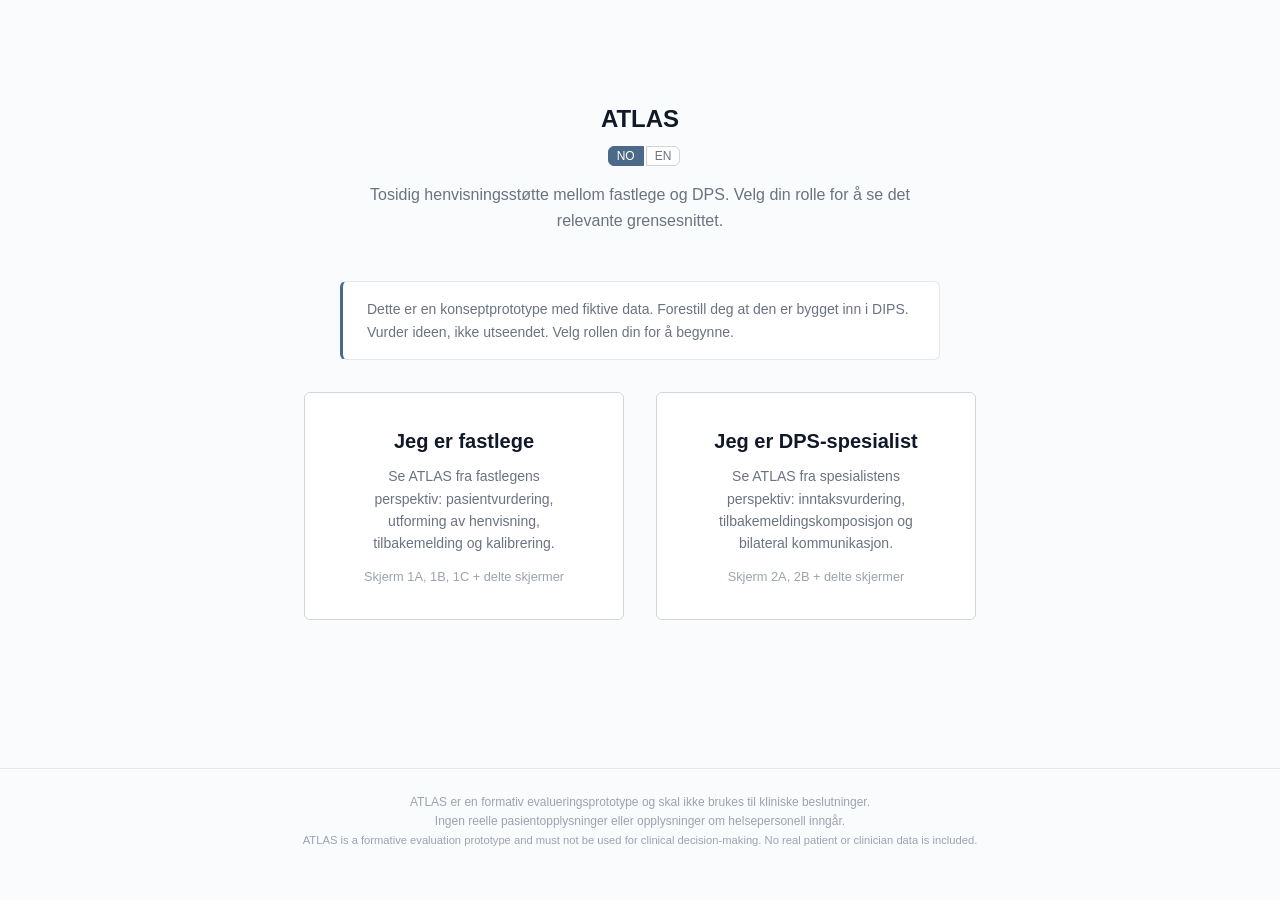
<file: index.html>
<!DOCTYPE html>
<html lang="no">
<head>
  <meta charset="UTF-8">
  <meta name="viewport" content="width=device-width, initial-scale=1.0">
  <title>ATLAS — Formativ evalueringsprototype</title>
  <link rel="stylesheet" href="css/style.css">
</head>
<body>
  <!-- Component: Welcome page | Role selection | Source: atlas-build-governance, atlas-mockup-specification Implementation Notes -->

  <div class="welcome-container">
    <h1 class="welcome-title">ATLAS</h1>
    <div class="lang-toggle" style="justify-content: center; margin-bottom: var(--space-md);"><button data-lang="no" class="active">NO</button><button data-lang="en">EN</button></div>
    <p class="welcome-subtitle" data-en="Bilateral referral support between GP and DPS. Select your role to view the relevant interface.">
      Tosidig henvisningsstøtte mellom fastlege og DPS.
      Velg din rolle for å se det relevante grensesnittet.
    </p>

    <div class="welcome-framing" data-en="This is a concept prototype with fictional data. Imagine it built into DIPS. Judge the idea, not the look. Choose your role to begin.">Dette er en konseptprototype med fiktive data. Forestill deg at den er bygget inn i DIPS. Vurder ideen, ikke utseendet. Velg rollen din for å begynne.</div>

    <div class="role-cards">
      <a href="gp/cases.html" class="role-card" data-atlas-role="gp">
        <h2 data-en="I am a GP">Jeg er fastlege</h2>
        <p data-en="View ATLAS from the GP perspective: patient assessment, referral composition, feedback and calibration.">Se ATLAS fra fastlegens perspektiv: pasientvurdering, utforming av henvisning, tilbakemelding og kalibrering.</p>
        <p style="margin-top: 0.75rem; font-size: 0.8rem; color: #9CA3AF;" data-en="Screens 1A, 1B, 1C + shared screens">Skjerm 1A, 1B, 1C + delte skjermer</p>
      </a>

      <a href="specialist/cases.html" class="role-card" data-atlas-role="specialist">
        <h2 data-en="I am a DPS specialist">Jeg er DPS-spesialist</h2>
        <p data-en="View ATLAS from the specialist perspective: intake assessment, feedback composition and bilateral communication.">Se ATLAS fra spesialistens perspektiv: inntaksvurdering, tilbakemeldingskomposisjon og bilateral kommunikasjon.</p>
        <p style="margin-top: 0.75rem; font-size: 0.8rem; color: #9CA3AF;" data-en="Screens 2A, 2B + shared screens">Skjerm 2A, 2B + delte skjermer</p>
      </a>
    </div>
  </div>

  <footer class="prototype-disclaimer">
    ATLAS er en formativ evalueringsprototype og skal ikke brukes til kliniske beslutninger.<br>
    Ingen reelle pasientopplysninger eller opplysninger om helsepersonell inngår.<br>
    <span style="font-size: 0.7rem;">ATLAS is a formative evaluation prototype and must not be used for clinical decision-making. No real patient or clinician data is included.</span>
  </footer>

  <script src="js/nav.js"></script>
</body>
</html>
</file>
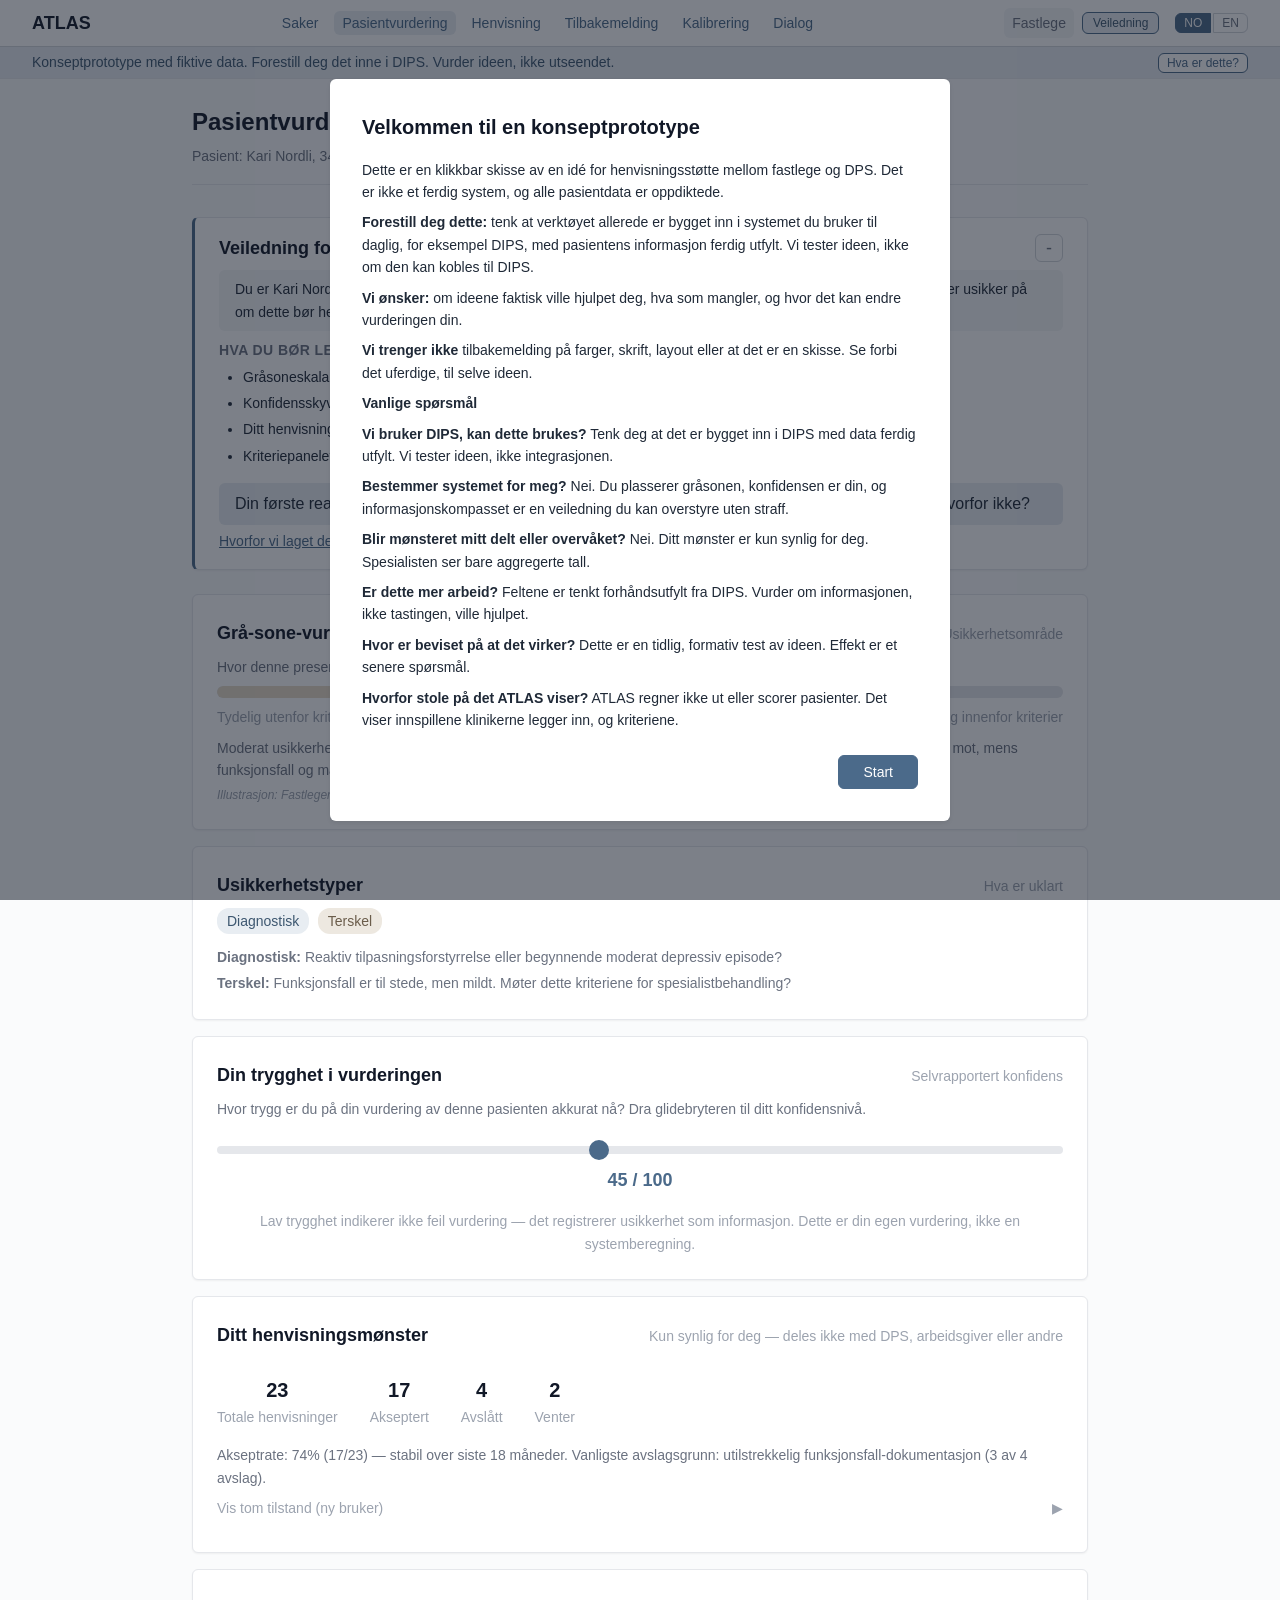
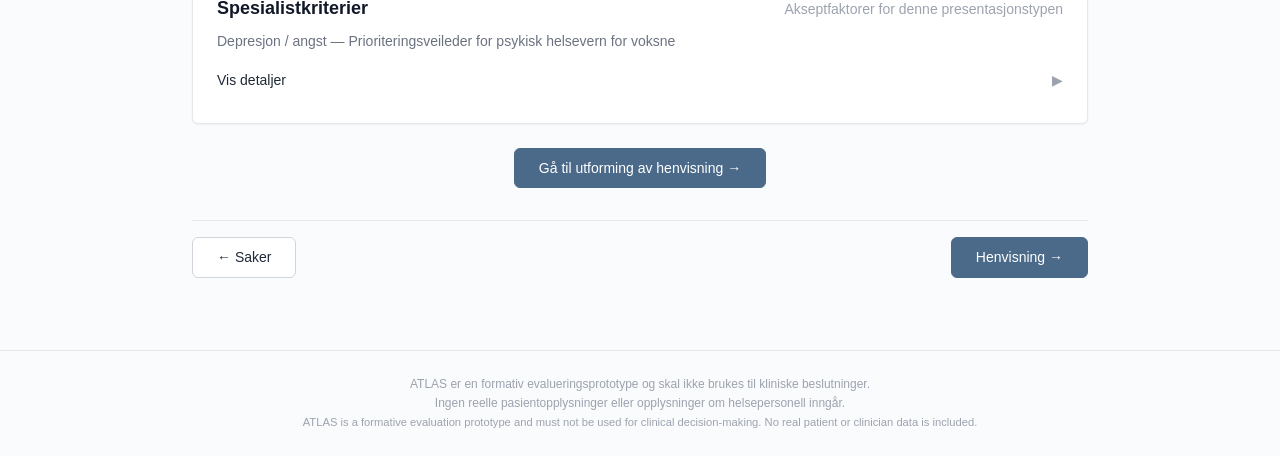
<file: gp/1a.html>
<!DOCTYPE html>
<html lang="no">
<head>
  <meta charset="UTF-8">
  <meta name="viewport" content="width=device-width, initial-scale=1.0">
  <title>ATLAS — Pasientvurdering (Fastlege)</title>
  <link rel="stylesheet" href="../css/style.css">
</head>
<body>

  <!-- Screen 1A: GP Patient Assessment Overview | Decision Point 1 -->
  <nav class="nav-bar">
    <span class="nav-title">ATLAS</span>
    <ul class="nav-links">
      <li><a href="1a.html" class="active" data-en="Patient assessment">Pasientvurdering</a></li>
      <li><a href="1b.html" data-en="Referral">Henvisning</a></li>
      <li><a href="1c.html" data-en="Feedback">Tilbakemelding</a></li>
      <li><a href="../shared/3a.html" data-en="Calibration">Kalibrering</a></li>
      <li><a href="../shared/3b.html" data-en="Dialogue">Dialog</a></li>
    </ul>
    <span class="nav-role" data-en="GP">Fastlege</span><div class="lang-toggle"><button data-lang="no" class="active">NO</button><button data-lang="en">EN</button></div>
  </nav>

  <div class="page-container">

    <div class="screen-header">
      <h1 data-en="Patient assessment">Pasientvurdering</h1>
      <p class="screen-context" data-en="Patient: Kari Nordli, 34 years — Assessment of referral need to DPS">Pasient: Kari Nordli, 34 år — Vurdering av henvisningsbehov til DPS</p>
    </div>

    <!-- Component 1: Grey-zone indicator | DP7 | CUCF D1 | Source: atlas-mockup-specification Screen 1A Row 1 -->
    <div class="card">
      <div class="card-header">
        <span class="card-title" data-en="Grey zone assessment">Grå-sone-vurdering</span>
        <span class="card-label" data-en="Uncertainty area">Usikkerhetsområde</span>
      </div>
      <p style="font-size: var(--text-sm); color: var(--color-text-secondary); margin-bottom: var(--space-sm);" data-en="Where this presentation falls between clearly within and clearly outside specialist criteria.">
        Hvor denne presentasjonen befinner seg mellom tydelig innenfor og tydelig utenfor spesialistkriteriene.
      </p>
      <div class="uncertainty-band moderate" style="background: var(--color-border-light);">
        <div class="band-fill" style="width: 55%;"></div>
      </div>
      <div class="uncertainty-labels">
        <span data-en="Clearly outside criteria">Tydelig utenfor kriterier</span>
        <span data-en="Grey zone">Grå sone</span>
        <span data-en="Clearly within criteria">Tydelig innenfor kriterier</span>
      </div>
      <p style="font-size: var(--text-sm); color: var(--color-text-secondary); margin-top: var(--space-sm);" data-en="Moderate uncertainty — the presentation has features pointing in both directions. Reactive component and short duration argue against, while functional decline and lack of response to municipal services argue for.">
        Moderat usikkerhet — presentasjonen har trekk som peker i begge retninger. Reaktiv komponent og kort varighet taler mot, mens funksjonsfall og manglende respons på kommunalt tilbud taler for.
      </p>
      <p style="font-size: 0.75rem; color: var(--color-text-muted); margin-top: var(--space-xs); font-style: italic;" data-en="Illustration: The GP positions the patient on this scale based on their own clinical assessment. The system does not calculate this.">
        Illustrasjon: Fastlegen plasserer pasienten på denne skalaen basert på sin egen kliniske vurdering. Systemet beregner ikke dette.
      </p>
    </div>

    <!-- Component 2: Uncertainty type flags | DP7 | CUCF D1 | Source: atlas-mockup-specification Screen 1A Row 2 -->
    <div class="card">
      <div class="card-header">
        <span class="card-title" data-en="Uncertainty types">Usikkerhetstyper</span>
        <span class="card-label" data-en="What is unclear">Hva er uklart</span>
      </div>
      <div style="margin-top: var(--space-xs);">
        <span class="tag tag-diagnostic" data-en="Diagnostic">Diagnostisk</span>
        <span class="tag tag-threshold" data-en="Threshold">Terskel</span>
      </div>
      <div style="margin-top: var(--space-sm); font-size: var(--text-sm); color: var(--color-text-secondary);">
        <p style="margin-bottom: var(--space-xs);" data-en="&lt;strong&gt;Diagnostic:&lt;/strong&gt; Reactive adjustment disorder or emerging moderate depressive episode?"><strong>Diagnostisk:</strong> Reaktiv tilpasningsforstyrrelse eller begynnende moderat depressiv episode?</p>
        <p data-en="&lt;strong&gt;Threshold:&lt;/strong&gt; Functional decline is present but mild. Does this meet criteria for specialist treatment?"><strong>Terskel:</strong> Funksjonsfall er til stede, men mildt. Møter dette kriteriene for spesialistbehandling?</p>
      </div>
    </div>

    <!-- Component 3: Confidence self-report | DP1, DP10 | CUCF D2 | Source: atlas-mockup-specification Screen 1A Row 3 -->
    <div class="card">
      <div class="card-header">
        <span class="card-title" data-en="Your confidence in the assessment">Din trygghet i vurderingen</span>
        <span class="card-label" data-en="Self-reported confidence">Selvrapportert konfidens</span>
      </div>
      <p style="font-size: var(--text-sm); color: var(--color-text-secondary); margin-bottom: var(--space-sm);" data-en="How confident are you in your assessment of this patient right now? Drag the slider to your confidence level.">
        Hvor trygg er du på din vurdering av denne pasienten akkurat nå? Dra glidebryteren til ditt konfidensnivå.
      </p>
      <div class="confidence-slider-container">
        <input type="range" class="confidence-slider" min="0" max="100" value="45">
        <div class="confidence-value">45 / 100</div>
      </div>
      <p style="font-size: var(--text-sm); color: var(--color-text-muted); text-align: center;" data-en="Low confidence does not indicate a wrong assessment — it records uncertainty as information. This is your own input, not a system calculation.">
        Lav trygghet indikerer ikke feil vurdering — det registrerer usikkerhet som informasjon. Dette er din egen vurdering, ikke en systemberegning.
      </p>
    </div>

    <!-- Component 4: Pattern history summary | DP1, DP10 | CUCF D2 | Source: atlas-mockup-specification Screen 1A Row 4 -->
    <div class="card">
      <div class="card-header">
        <span class="card-title" data-en="Your referral pattern">Ditt henvisningsmønster</span>
        <span class="card-label" data-en="Only visible to you — not shared with DPS, employer, or others">Kun synlig for deg — deles ikke med DPS, arbeidsgiver eller andre</span>
      </div>

      <!-- Mature data state -->
      <div class="trend-summary">
        <div class="trend-stat">
          <div class="stat-value">23</div>
          <div class="stat-label" data-en="Total referrals">Totale henvisninger</div>
        </div>
        <div class="trend-stat">
          <div class="stat-value">17</div>
          <div class="stat-label" data-en="Accepted">Akseptert</div>
        </div>
        <div class="trend-stat">
          <div class="stat-value">4</div>
          <div class="stat-label" data-en="Rejected">Avslått</div>
        </div>
        <div class="trend-stat">
          <div class="stat-value">2</div>
          <div class="stat-label" data-en="Pending">Venter</div>
        </div>
      </div>
      <p style="font-size: var(--text-sm); color: var(--color-text-secondary);" data-en="Acceptance rate: 74% (17/23) — stable over the last 18 months. Most common rejection reason: insufficient functional decline documentation (3 of 4 rejections).">
        Akseptrate: 74% (17/23) — stabil over siste 18 måneder. Vanligste avslagsgrunn: utilstrekkelig funksjonsfall-dokumentasjon (3 av 4 avslag).
      </p>

      <!-- Bootstrap-aware empty state (hidden by default, demonstrates BP8) -->
      <div class="expandable-header">
        <span style="font-size: var(--text-sm); color: var(--color-text-muted);" data-en="Show empty state (new user)">Vis tom tilstand (ny bruker)</span>
        <span class="toggle-icon">&#9654;</span>
      </div>
      <div class="expandable-content">
        <div class="empty-state" data-en="No referral data yet. Your pattern will appear here after you have sent your first referrals and received feedback.">
          Ingen henvisningsdata ennå. Mønsteret ditt vises her etter at du har sendt dine første henvisninger og mottatt tilbakemelding.
        </div>
      </div>
    </div>

    <!-- Component 5: Quick-view criteria panel | DP2 | CUCF D1 | Source: atlas-mockup-specification Screen 1A Row 5 -->
    <div class="card">
      <div class="card-header">
        <span class="card-title" data-en="Specialist criteria">Spesialistkriterier</span>
        <span class="card-label" data-en="Acceptance factors for this presentation type">Akseptfaktorer for denne presentasjonstypen</span>
      </div>
      <p style="font-size: var(--text-sm); color: var(--color-text-secondary); margin-bottom: var(--space-sm);" data-en="Depression / anxiety — Priority guideline for adult mental health care">
        Depresjon / angst — Prioriteringsveileder for psykisk helsevern for voksne
      </p>

      <div class="expandable-header">
        <span style="font-size: var(--text-sm); font-weight: 500;" data-en="Show details">Vis detaljer</span>
        <span class="toggle-icon">&#9654;</span>
      </div>
      <div class="expandable-content">
        <table style="width: 100%; font-size: var(--text-sm); border-collapse: collapse;">
          <tr style="border-bottom: 1px solid var(--color-border-light);">
            <td style="padding: var(--space-sm); font-weight: 500;" data-en="Symptom severity">Symptomenes alvorlighetsgrad</td>
            <td style="padding: var(--space-sm); color: var(--color-text-secondary);" data-en="Moderate to severe. PHQ-9 &ge; 15 or equivalent clinical judgement.">Moderat til alvorlig. PHQ-9 &ge; 15 eller tilsvarende klinisk vurdering.</td>
          </tr>
          <tr style="border-bottom: 1px solid var(--color-border-light);">
            <td style="padding: var(--space-sm); font-weight: 500;" data-en="Functional level">Funksjonsnivå</td>
            <td style="padding: var(--space-sm); color: var(--color-text-secondary);" data-en="Significant functional decline in work, social functioning or daily activities.">Betydelig funksjonsfall i arbeid, sosial fungering eller daglige aktiviteter.</td>
          </tr>
          <tr style="border-bottom: 1px solid var(--color-border-light);">
            <td style="padding: var(--space-sm); font-weight: 500;" data-en="Duration">Varighet</td>
            <td style="padding: var(--space-sm); color: var(--color-text-secondary);" data-en="Symptoms for more than 2-3 months, or acute deterioration.">Symptomer i mer enn 2-3 måneder, eller akutt forverring.</td>
          </tr>
          <tr style="border-bottom: 1px solid var(--color-border-light);">
            <td style="padding: var(--space-sm); font-weight: 500;" data-en="Previous treatment">Tidligere behandling</td>
            <td style="padding: var(--space-sm); color: var(--color-text-secondary);" data-en="Has attempted adequate treatment in primary care without sufficient improvement.">Har forsøkt adekvat behandling i primærhelsetjenesten uten tilstrekkelig bedring.</td>
          </tr>
          <tr style="border-bottom: 1px solid var(--color-border-light);">
            <td style="padding: var(--space-sm); font-weight: 500;" data-en="Risk assessment">Risikovurdering</td>
            <td style="padding: var(--space-sm); color: var(--color-text-secondary);" data-en="Suicide risk, violence risk or serious self-neglect.">Selvmordsrisiko, voldsrisiko eller alvorlig selvforsømmelse.</td>
          </tr>
          <tr>
            <td style="padding: var(--space-sm); font-weight: 500;" data-en="Treatment benefit">Behandlingsnytte</td>
            <td style="padding: var(--space-sm); color: var(--color-text-secondary);" data-en="Expected benefit of specialist treatment over continued primary care. Specialist-assessed criterion.">Forventet nytte av spesialistbehandling fremfor videre primærhelsetjeneste. Spesialistvurdert kriterium.</td>
          </tr>
        </table>
        <p style="font-size: 0.75rem; color: var(--color-text-muted); margin-top: var(--space-sm);" data-en="Note: Treatment benefit is assessed by the specialist and is not always visible to the GP. This overview shows known acceptance factors, not a complete checklist.">
          Merk: Behandlingsnytte vurderes av spesialisten og er ikke alltid synlig for fastlegen. Denne oversikten viser kjente akseptfaktorer, ikke en komplett sjekkliste.
        </p>
      </div>
    </div>

    <div style="margin-top: var(--space-lg); text-align: center;">
      <a href="1b.html" class="btn btn-primary" data-en="Go to referral composition &rarr;">Gå til utforming av henvisning &rarr;</a>
    </div>

  </div>

  <footer class="prototype-disclaimer">
    ATLAS er en formativ evalueringsprototype og skal ikke brukes til kliniske beslutninger.<br>
    Ingen reelle pasientopplysninger eller opplysninger om helsepersonell inngår.<br>
    <span style="font-size: 0.7rem;">ATLAS is a formative evaluation prototype and must not be used for clinical decision-making. No real patient or clinician data is included.</span>
  </footer>

  <script src="../js/nav.js"></script>
</body>
</html>
</file>
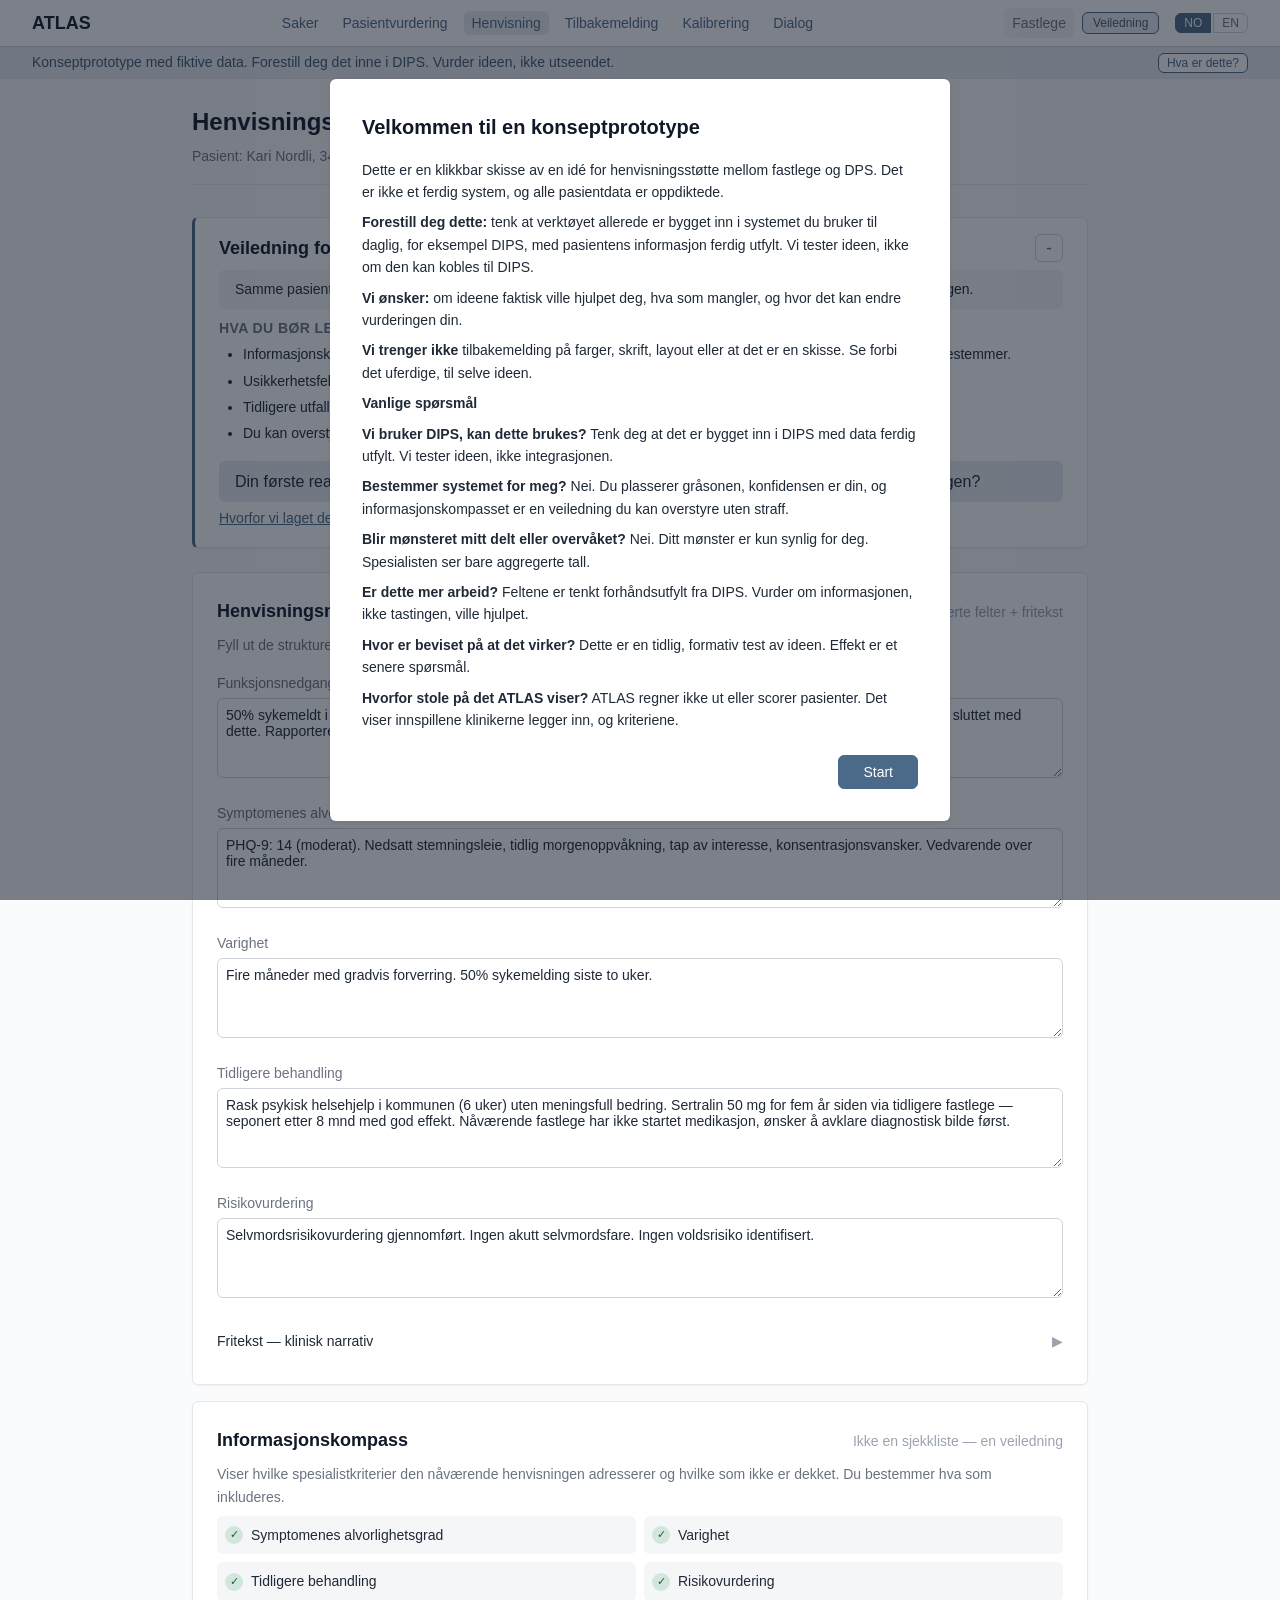
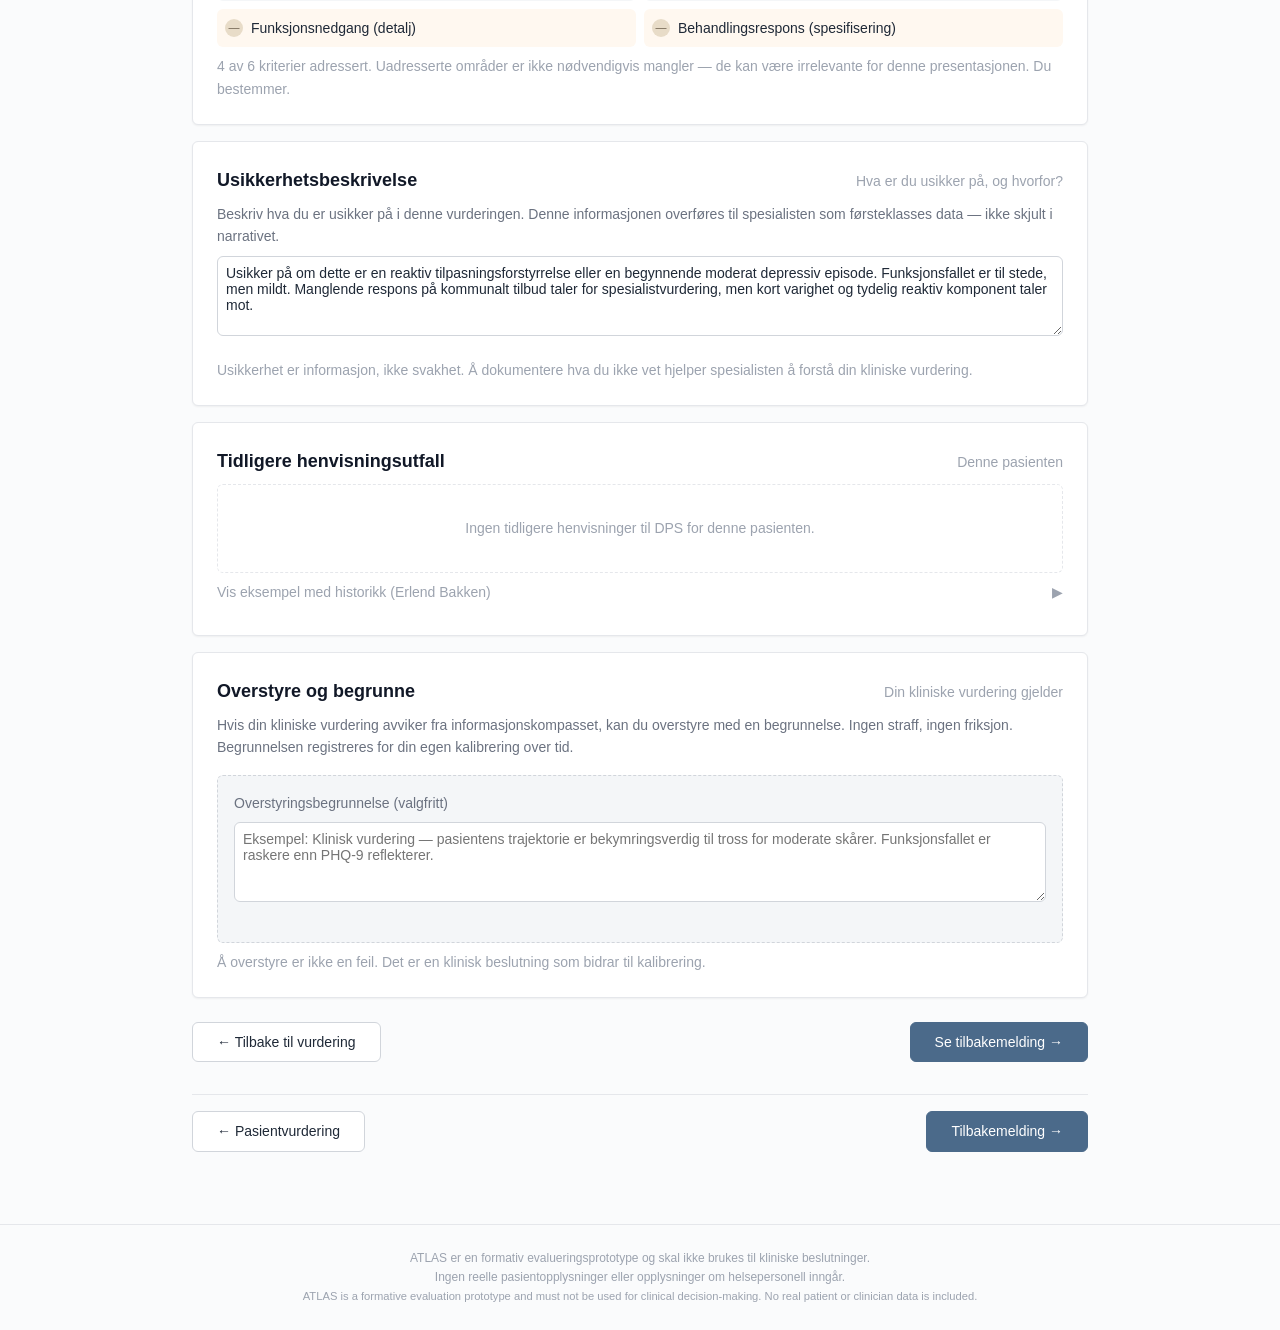
<file: gp/1b.html>
<!DOCTYPE html>
<html lang="no">
<head>
  <meta charset="UTF-8">
  <meta name="viewport" content="width=device-width, initial-scale=1.0">
  <title>ATLAS — Henvisningskomposisjon (Fastlege)</title>
  <link rel="stylesheet" href="../css/style.css">
</head>
<body>

  <!-- Screen 1B: GP Referral Composition | Decision Points 2-3 -->
  <nav class="nav-bar">
    <span class="nav-title">ATLAS</span>
    <ul class="nav-links">
      <li><a href="1a.html" data-en="Patient assessment">Pasientvurdering</a></li>
      <li><a href="1b.html" class="active" data-en="Referral">Henvisning</a></li>
      <li><a href="1c.html" data-en="Feedback">Tilbakemelding</a></li>
      <li><a href="../shared/3a.html" data-en="Calibration">Kalibrering</a></li>
      <li><a href="../shared/3b.html" data-en="Dialogue">Dialog</a></li>
    </ul>
    <span class="nav-role" data-en="GP">Fastlege</span><div class="lang-toggle"><button data-lang="no" class="active">NO</button><button data-lang="en">EN</button></div>
  </nav>

  <div class="page-container">

    <div class="screen-header">
      <h1 data-en="Referral composition">Henvisningskomposisjon</h1>
      <p class="screen-context" data-en="Patient: Kari Nordli, 34 years — Referral to DPS for assessment of depressive symptoms">Pasient: Kari Nordli, 34 år — Henvisning til DPS for vurdering av depressive symptomer</p>
    </div>

    <!-- Component 6: Structured referral template | DP9, DP4 | CUCF D1 | Source: atlas-mockup-specification Screen 1B Row 1 -->
    <div class="card">
      <div class="card-header">
        <span class="card-title" data-en="Referral template">Henvisningsmal</span>
        <span class="card-label" data-en="Structured fields + free text">Strukturerte felter + fritekst</span>
      </div>
      <p style="font-size: var(--text-sm); color: var(--color-text-secondary); margin-bottom: var(--space-md);" data-en="Fill in the structured fields for specialist-relevant information. Use the free text field for clinical context and narrative.">
        Fyll ut de strukturerte feltene for spesialistrelevant informasjon. Bruk fritekstfeltet for klinisk kontekst og narrativ.
      </p>

      <!-- Structured fields -->
      <div class="form-field">
        <label class="form-label" data-en="Functional decline">Funksjonsnedgang</label>
        <textarea class="form-textarea" rows="2" data-en-value="50% on sick leave for two weeks. Still going to work but has withdrawn socially. Previously active in volunteer work — has stopped this. Reports difficulty concentrating on work tasks.">50% sykemeldt i to uker. Går fortsatt på jobb, men har trukket seg tilbake sosialt. Tidligere aktiv i frivillig arbeid — har sluttet med dette. Rapporterer vansker med konsentrasjon på arbeidsoppgaver.</textarea>
      </div>

      <div class="form-field">
        <label class="form-label" data-en="Symptom severity">Symptomenes alvorlighetsgrad</label>
        <textarea class="form-textarea" rows="2" data-en-value="PHQ-9: 14 (moderate). Low mood, early morning awakening, loss of interest, concentration difficulties. Persistent over four months.">PHQ-9: 14 (moderat). Nedsatt stemningsleie, tidlig morgenoppvåkning, tap av interesse, konsentrasjonsvansker. Vedvarende over fire måneder.</textarea>
      </div>

      <div class="form-field">
        <label class="form-label" data-en="Duration">Varighet</label>
        <textarea class="form-textarea" rows="1" data-en-value="Four months with gradual deterioration. 50% sick leave for the last two weeks.">Fire måneder med gradvis forverring. 50% sykemelding siste to uker.</textarea>
      </div>

      <div class="form-field">
        <label class="form-label" data-en="Previous treatment">Tidligere behandling</label>
        <textarea class="form-textarea" rows="2" data-en-value="Rapid mental health assistance in the municipality (6 weeks) without meaningful improvement. Sertraline 50 mg five years ago via previous GP — discontinued after 8 months with good effect. Current GP has not started medication, wants to clarify diagnostic picture first.">Rask psykisk helsehjelp i kommunen (6 uker) uten meningsfull bedring. Sertralin 50 mg for fem år siden via tidligere fastlege — seponert etter 8 mnd med god effekt. Nåværende fastlege har ikke startet medikasjon, ønsker å avklare diagnostisk bilde først.</textarea>
      </div>

      <div class="form-field">
        <label class="form-label" data-en="Risk assessment">Risikovurdering</label>
        <textarea class="form-textarea" rows="1" data-en-value="Suicide risk assessment completed. No acute suicide danger. No violence risk identified.">Selvmordsrisikovurdering gjennomført. Ingen akutt selvmordsfare. Ingen voldsrisiko identifisert.</textarea>
      </div>

      <!-- Free-text narrative -->
      <div class="expandable-header">
        <span style="font-size: var(--text-sm); font-weight: 500;" data-en="Free text — clinical narrative">Fritekst — klinisk narrativ</span>
        <span class="toggle-icon">&#9654;</span>
      </div>
      <div class="expandable-content">
        <div class="form-field">
          <label class="form-label" data-en="Clinical context and assessment">Klinisk kontekst og vurdering</label>
          <textarea class="form-textarea" rows="5" data-en-value="The patient is going through a divorce, has recently moved to a new municipality and lost their social network. Uncertain whether depressive symptoms are primarily reactive (adjustment disorder that may improve with time and support) or represent a developing moderate depressive episode requiring specialist treatment. Functional decline is present but not severe. Requesting specialist assessment to clarify diagnostic picture and treatment needs.">Pasienten gjennomgår skilsmisse, har nylig flyttet til ny kommune og mistet sosialt nettverk. Usikker på om depressive symptomer primært er reaktive (tilpasningsforstyrrelse som kan bedres med tid og støtte) eller representerer en utviklende moderat depressiv episode som krever spesialistbehandling. Funksjonsfall er til stede men ikke alvorlig. Ønsker spesialistvurdering for å avklare diagnostisk bilde og behandlingsbehov.</textarea>
        </div>
      </div>
    </div>

    <!-- Component 7: Information completeness guide | DP2, DP8 | CUCF D1 | Source: atlas-mockup-specification Screen 1B Row 2 -->
    <div class="card">
      <div class="card-header">
        <span class="card-title" data-en="Information compass">Informasjonskompass</span>
        <span class="card-label" data-en="Not a checklist — a guide">Ikke en sjekkliste — en veiledning</span>
      </div>
      <p style="font-size: var(--text-sm); color: var(--color-text-secondary); margin-bottom: var(--space-sm);" data-en="Shows which specialist criteria the current referral addresses and which are not covered. You decide what to include.">
        Viser hvilke spesialistkriterier den nåværende henvisningen adresserer og hvilke som ikke er dekket. Du bestemmer hva som inkluderes.
      </p>

      <div class="completeness-grid">
        <div class="completeness-item addressed">
          <span class="completeness-icon addressed">&#10003;</span>
          <span data-en="Symptom severity">Symptomenes alvorlighetsgrad</span>
        </div>
        <div class="completeness-item addressed">
          <span class="completeness-icon addressed">&#10003;</span>
          <span data-en="Duration">Varighet</span>
        </div>
        <div class="completeness-item addressed">
          <span class="completeness-icon addressed">&#10003;</span>
          <span data-en="Previous treatment">Tidligere behandling</span>
        </div>
        <div class="completeness-item addressed">
          <span class="completeness-icon addressed">&#10003;</span>
          <span data-en="Risk assessment">Risikovurdering</span>
        </div>
        <div class="completeness-item unaddressed">
          <span class="completeness-icon unaddressed">—</span>
          <span data-en="Functional decline (detail)">Funksjonsnedgang (detalj)</span>
        </div>
        <div class="completeness-item unaddressed">
          <span class="completeness-icon unaddressed">—</span>
          <span data-en="Treatment response (specification)">Behandlingsrespons (spesifisering)</span>
        </div>
      </div>

      <p style="font-size: var(--text-sm); color: var(--color-text-muted); margin-top: var(--space-sm);" data-en="4 of 6 criteria addressed. Unaddressed areas are not necessarily gaps — they may be irrelevant for this presentation. You decide.">
        4 av 6 kriterier adressert. Uadresserte områder er ikke nødvendigvis mangler — de kan være irrelevante for denne presentasjonen. Du bestemmer.
      </p>
    </div>

    <!-- Component 8: Uncertainty encoding field | DP7, DP9 | CUCF D1 | Source: atlas-mockup-specification Screen 1B Row 3 -->
    <div class="card">
      <div class="card-header">
        <span class="card-title" data-en="Uncertainty description">Usikkerhetsbeskrivelse</span>
        <span class="card-label" data-en="What are you uncertain about, and why?">Hva er du usikker på, og hvorfor?</span>
      </div>
      <p style="font-size: var(--text-sm); color: var(--color-text-secondary); margin-bottom: var(--space-sm);" data-en="Describe what you are uncertain about in this assessment. This information is transferred to the specialist as first-class data — not hidden in the narrative.">
        Beskriv hva du er usikker på i denne vurderingen. Denne informasjonen overføres til spesialisten som førsteklasses data — ikke skjult i narrativet.
      </p>
      <div class="form-field">
        <textarea class="form-textarea" rows="3" data-en-value="Uncertain whether this is a reactive adjustment disorder or an emerging moderate depressive episode. Functional decline is present but mild. Lack of response to municipal services argues for specialist assessment, but short duration and clear reactive component argue against.">Usikker på om dette er en reaktiv tilpasningsforstyrrelse eller en begynnende moderat depressiv episode. Funksjonsfallet er til stede, men mildt. Manglende respons på kommunalt tilbud taler for spesialistvurdering, men kort varighet og tydelig reaktiv komponent taler mot.</textarea>
      </div>
      <p style="font-size: var(--text-sm); color: var(--color-text-muted);" data-en="Uncertainty is information, not weakness. Documenting what you do not know helps the specialist understand your clinical judgement.">
        Usikkerhet er informasjon, ikke svakhet. Å dokumentere hva du ikke vet hjelper spesialisten å forstå din kliniske vurdering.
      </p>
    </div>

    <!-- Component 9: Previous referral outcome display | DP5, DP4 | CUCF D2 | Source: atlas-mockup-specification Screen 1B Row 4 -->
    <div class="card">
      <div class="card-header">
        <span class="card-title" data-en="Previous referral outcomes">Tidligere henvisningsutfall</span>
        <span class="card-label" data-en="This patient">Denne pasienten</span>
      </div>

      <!-- Kari Nordli: no prior referrals -->
      <div class="empty-state" data-en="No previous referrals to DPS for this patient.">
        Ingen tidligere henvisninger til DPS for denne pasienten.
      </div>

      <!-- Alternative state with history (V3 Erlend, shown as expandable demo) -->
      <div class="expandable-header">
        <span style="font-size: var(--text-sm); color: var(--color-text-muted);" data-en="Show example with history (Erlend Bakken)">Vis eksempel med historikk (Erlend Bakken)</span>
        <span class="toggle-icon">&#9654;</span>
      </div>
      <div class="expandable-content">
        <div style="padding: var(--space-sm); background: var(--color-surface-alt); border-radius: var(--border-radius); font-size: var(--text-sm);">
          <div style="display: flex; justify-content: space-between; margin-bottom: var(--space-xs);">
            <span style="font-weight: 500;" data-en="Previous referral — 12.11.2025">Tidligere henvisning — 12.11.2025</span>
            <span class="status-badge status-rejected" data-en="Rejected">Avslått</span>
          </div>
          <p style="color: var(--color-text-secondary);" data-en="Rejection reason: &quot;The patient can be adequately treated in primary care.&quot; No further explanation received.">
            Avslåttgrunn: "Pasienten kan behandles adekvat i primærhelsetjenesten." Ingen ytterligere forklaring mottatt.
          </p>
          <p style="color: var(--color-text-muted); margin-top: var(--space-xs);" data-en="No feedback on what was missing or what would have strengthened the referral.">
            Ingen tilbakemelding på hva som manglet eller hva som ville styrket henvisningen.
          </p>
        </div>
      </div>
    </div>

    <!-- Component 10: Override and rationale capture | DP8 | CUCF D2, D3 | Source: atlas-mockup-specification Screen 1B Row 5 -->
    <div class="card">
      <div class="card-header">
        <span class="card-title" data-en="Override and justify">Overstyre og begrunne</span>
        <span class="card-label" data-en="Your clinical judgement applies">Din kliniske vurdering gjelder</span>
      </div>
      <p style="font-size: var(--text-sm); color: var(--color-text-secondary); margin-bottom: var(--space-sm);" data-en="If your clinical judgement differs from the information compass, you can override with a rationale. No penalty, no friction. The rationale is recorded for your own calibration over time.">
        Hvis din kliniske vurdering avviker fra informasjonskompasset, kan du overstyre med en begrunnelse. Ingen straff, ingen friksjon. Begrunnelsen registreres for din egen kalibrering over tid.
      </p>

      <div class="override-section">
        <div class="override-title" data-en="Override rationale (optional)">Overstyringsbegrunnelse (valgfritt)</div>
        <div class="form-field">
          <textarea class="form-textarea" rows="2" placeholder="Eksempel: Klinisk vurdering — pasientens trajektorie er bekymringsverdig til tross for moderate skårer. Funksjonsfallet er raskere enn PHQ-9 reflekterer." data-en-placeholder="Example: Clinical judgement — the patient's trajectory is concerning despite moderate scores. Functional decline is faster than PHQ-9 reflects."></textarea>
        </div>
      </div>

      <p style="font-size: var(--text-sm); color: var(--color-text-muted); margin-top: var(--space-sm);" data-en="Overriding is not an error. It is a clinical decision that contributes to calibration.">
        Å overstyre er ikke en feil. Det er en klinisk beslutning som bidrar til kalibrering.
      </p>
    </div>

    <div style="margin-top: var(--space-lg); display: flex; justify-content: space-between;">
      <a href="1a.html" class="btn" data-en="&larr; Back to assessment">&larr; Tilbake til vurdering</a>
      <a href="1c.html" class="btn btn-primary" data-en="View feedback &rarr;">Se tilbakemelding &rarr;</a>
    </div>

  </div>

  <footer class="prototype-disclaimer">
    ATLAS er en formativ evalueringsprototype og skal ikke brukes til kliniske beslutninger.<br>
    Ingen reelle pasientopplysninger eller opplysninger om helsepersonell inngår.<br>
    <span style="font-size: 0.7rem;">ATLAS is a formative evaluation prototype and must not be used for clinical decision-making. No real patient or clinician data is included.</span>
  </footer>

  <script src="../js/nav.js"></script>
</body>
</html>
</file>
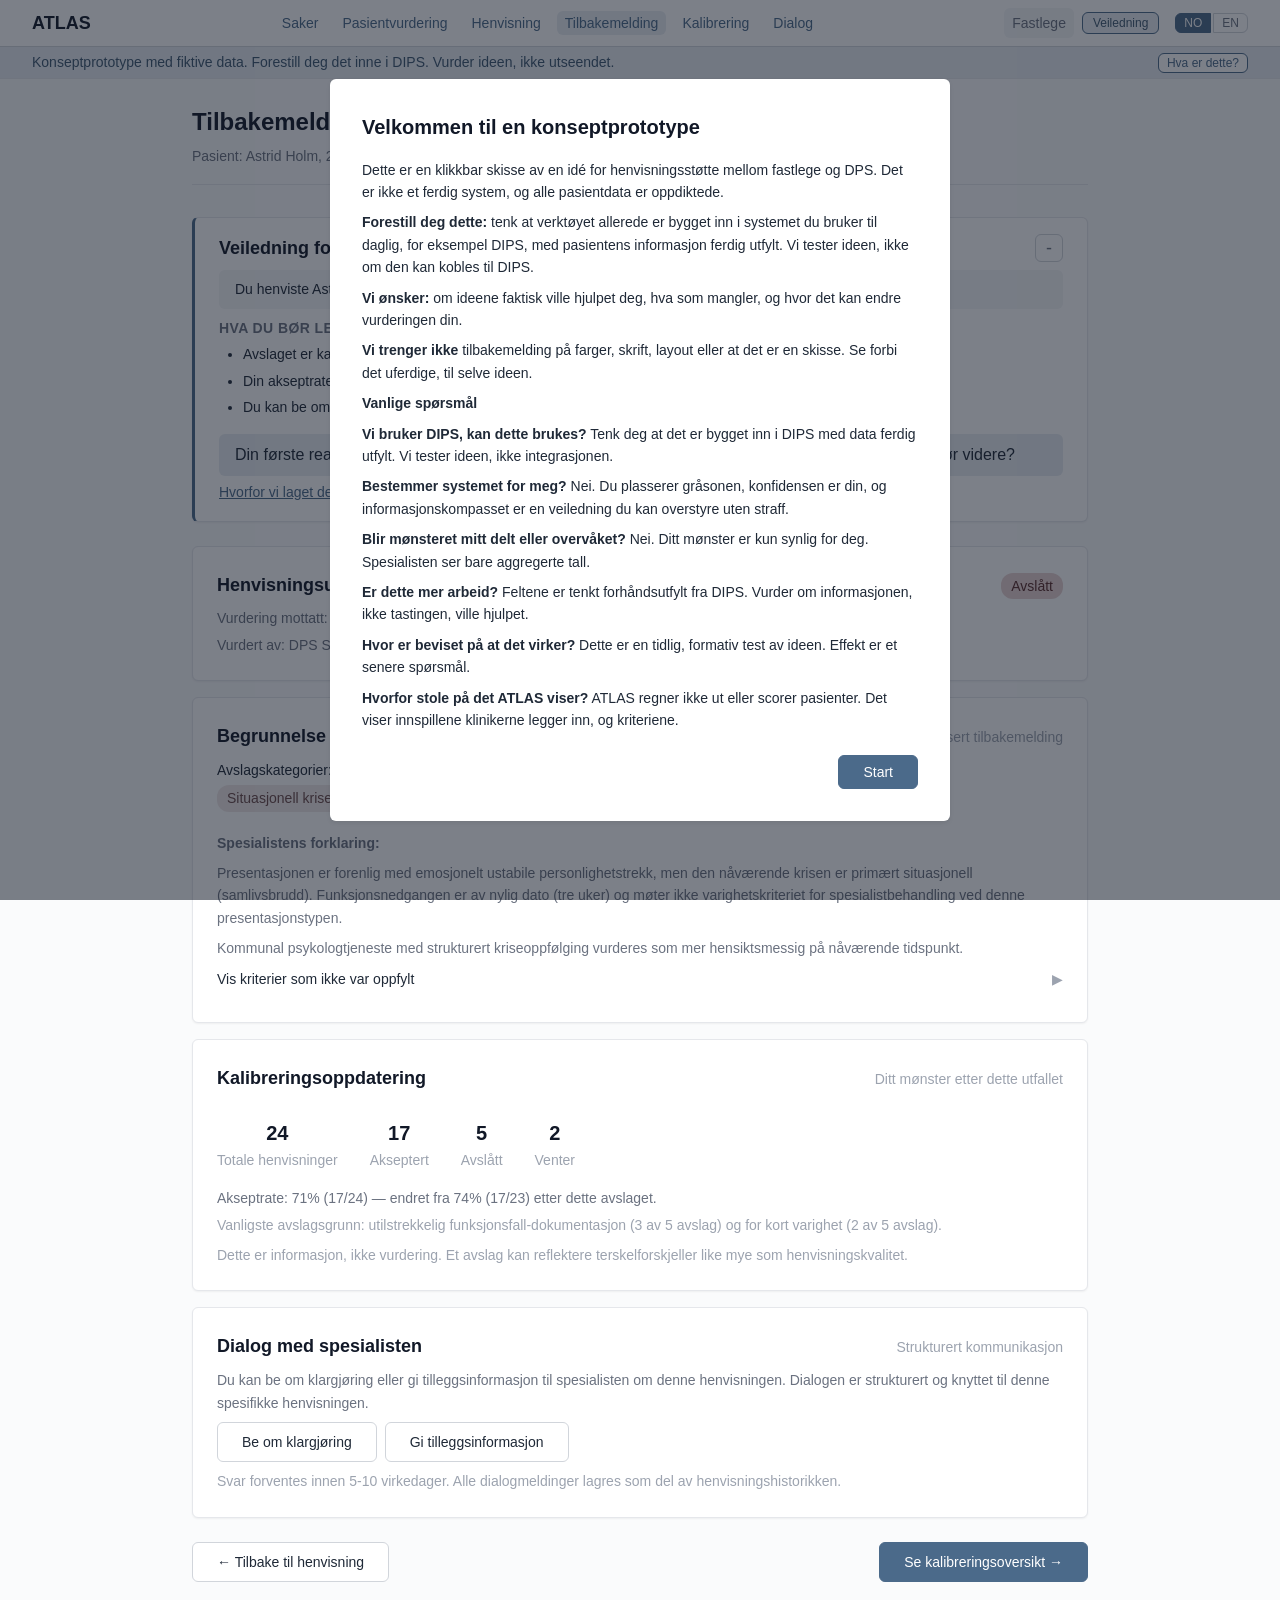
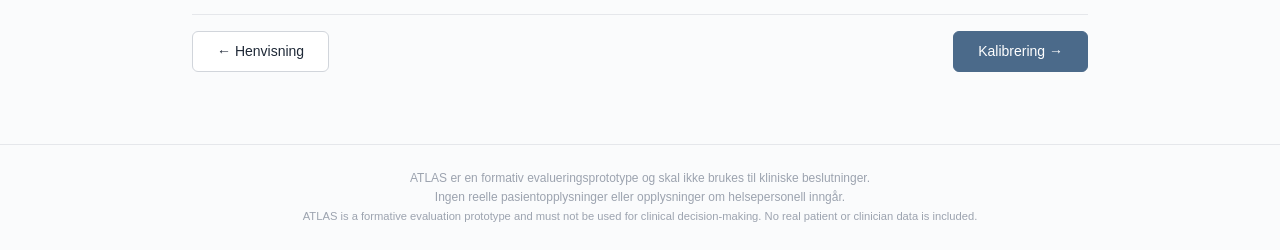
<file: gp/1c.html>
<!DOCTYPE html>
<html lang="no">
<head>
  <meta charset="UTF-8">
  <meta name="viewport" content="width=device-width, initial-scale=1.0">
  <title>ATLAS — Tilbakemelding (Fastlege)</title>
  <link rel="stylesheet" href="../css/style.css">
</head>
<body>

  <!-- Screen 1C: GP Referral Feedback View | Post-Decision Point 3 -->
  <nav class="nav-bar">
    <span class="nav-title">ATLAS</span>
    <ul class="nav-links">
      <li><a href="1a.html" data-en="Patient assessment">Pasientvurdering</a></li>
      <li><a href="1b.html" data-en="Referral">Henvisning</a></li>
      <li><a href="1c.html" class="active" data-en="Feedback">Tilbakemelding</a></li>
      <li><a href="../shared/3a.html" data-en="Calibration">Kalibrering</a></li>
      <li><a href="../shared/3b.html" data-en="Dialogue">Dialog</a></li>
    </ul>
    <span class="nav-role" data-en="GP">Fastlege</span><div class="lang-toggle"><button data-lang="no" class="active">NO</button><button data-lang="en">EN</button></div>
  </nav>

  <div class="page-container">

    <div class="screen-header">
      <h1 data-en="Referral feedback">Tilbakemelding på henvisning</h1>
      <p class="screen-context" data-en="Patient: Astrid Holm, 28 years — Referral to DPS sent 01.03.2026">Pasient: Astrid Holm, 28 år — Henvisning til DPS sendt 01.03.2026</p>
    </div>

    <!-- Component 11: Referral outcome notification | DP5 | CUCF D2 | Source: atlas-mockup-specification Screen 1C Row 1 -->
    <div class="card">
      <div class="card-header">
        <span class="card-title" data-en="Referral outcome">Henvisningsutfall</span>
        <span class="status-badge status-rejected" data-en="Rejected">Avslått</span>
      </div>
      <p style="font-size: var(--text-sm); color: var(--color-text-secondary);" data-en="Assessment received: 15.03.2026 — 14 days after submission.">
        Vurdering mottatt: 15.03.2026 — 14 dager etter innsending.
      </p>
      <p style="font-size: var(--text-sm); color: var(--color-text-secondary); margin-top: var(--space-xs);" data-en="Assessed by: DPS Sørlandet, Intake Team">
        Vurdert av: DPS Sørlandet, Inntaksteam
      </p>
    </div>

    <!-- Component 12: Structured rejection reasoning | DP5, DP2 | CUCF D2 | Source: atlas-mockup-specification Screen 1C Row 2 -->
    <div class="card">
      <div class="card-header">
        <span class="card-title" data-en="Rejection reasoning">Begrunnelse for avslag</span>
        <span class="card-label" data-en="Categorised feedback">Kategorisert tilbakemelding</span>
      </div>

      <div style="margin-bottom: var(--space-md);">
        <div style="font-size: var(--text-sm); font-weight: 500; margin-bottom: var(--space-xs);" data-en="Rejection categories:">Avslagskategorier:</div>
        <span class="tag tag-rejection" data-en="Situational crisis">Situasjonell krise</span>
        <span class="tag tag-rejection" data-en="Functional decline too short">Funksjonsnedgang for kort</span>
        <span class="tag tag-rejection" data-en="Municipal services more appropriate">Kommunalt tilbud mer hensiktsmessig</span>
      </div>

      <div style="font-size: var(--text-sm); color: var(--color-text-secondary);">
        <p style="margin-bottom: var(--space-sm);" data-en="&lt;strong&gt;Specialist's explanation:&lt;/strong&gt;">
          <strong>Spesialistens forklaring:</strong>
        </p>
        <p style="margin-bottom: var(--space-sm);" data-en="The presentation is consistent with emotionally unstable personality traits, but the current crisis is primarily situational (relationship breakdown). The functional decline is recent (three weeks) and does not meet the duration criterion for specialist treatment for this presentation type.">
          Presentasjonen er forenlig med emosjonelt ustabile personlighetstrekk, men den nåværende krisen er primært situasjonell (samlivsbrudd). Funksjonsnedgangen er av nylig dato (tre uker) og møter ikke varighetskriteriet for spesialistbehandling ved denne presentasjonstypen.
        </p>
        <p data-en="Municipal psychology service with structured crisis follow-up is considered more appropriate at this time.">
          Kommunal psykologtjeneste med strukturert kriseoppfølging vurderes som mer hensiktsmessig på nåværende tidspunkt.
        </p>
      </div>

      <div class="expandable-header">
        <span style="font-size: var(--text-sm); font-weight: 500;" data-en="Show criteria that were not met">Vis kriterier som ikke var oppfylt</span>
        <span class="toggle-icon">&#9654;</span>
      </div>
      <div class="expandable-content">
        <table style="width: 100%; font-size: var(--text-sm); border-collapse: collapse;">
          <tr style="border-bottom: 1px solid var(--color-border-light);">
            <td style="padding: var(--space-sm); font-weight: 500;" data-en="Functional level">Funksjonsnivå</td>
            <td style="padding: var(--space-sm); color: var(--color-text-secondary);" data-en="Functional decline present but of short duration (3 weeks). Requires longer observation period to assess severity.">Funksjonsfall til stede, men av kort varighet (3 uker). Krever lengre observasjonsperiode for å vurdere alvorlighetsgrad.</td>
          </tr>
          <tr style="border-bottom: 1px solid var(--color-border-light);">
            <td style="padding: var(--space-sm); font-weight: 500;" data-en="Duration">Varighet</td>
            <td style="padding: var(--space-sm); color: var(--color-text-secondary);" data-en="Symptoms and functional decline linked to current life event. Too short duration to differentiate between adjustment reaction and persistent disorder.">Symptomer og funksjonsfall knyttet til aktuell livshendelse. For kort varighet til å differensiere mellom tilpasningsreaksjon og vedvarende lidelse.</td>
          </tr>
          <tr>
            <td style="padding: var(--space-sm); font-weight: 500;" data-en="Treatment benefit">Behandlingsnytte</td>
            <td style="padding: var(--space-sm); color: var(--color-text-secondary);" data-en="Municipal crisis follow-up service not attempted. Specialist treatment considered premature before primary care measures have been tried.">Kommunalt kriseoppfølgingstilbud ikke forsøkt. Spesialistbehandling vurderes som prematur før primærhelsetjenestetiltak er utprøvd.</td>
          </tr>
        </table>
      </div>
    </div>

    <!-- Component 13: Calibration update | DP1, DP10 | CUCF D2 | Source: atlas-mockup-specification Screen 1C Row 3 -->
    <div class="card">
      <div class="card-header">
        <span class="card-title" data-en="Calibration update">Kalibreringsoppdatering</span>
        <span class="card-label" data-en="Your pattern after this outcome">Ditt mønster etter dette utfallet</span>
      </div>

      <div class="trend-summary">
        <div class="trend-stat">
          <div class="stat-value">24</div>
          <div class="stat-label" data-en="Total referrals">Totale henvisninger</div>
        </div>
        <div class="trend-stat">
          <div class="stat-value">17</div>
          <div class="stat-label" data-en="Accepted">Akseptert</div>
        </div>
        <div class="trend-stat">
          <div class="stat-value">5</div>
          <div class="stat-label" data-en="Rejected">Avslått</div>
        </div>
        <div class="trend-stat">
          <div class="stat-value">2</div>
          <div class="stat-label" data-en="Pending">Venter</div>
        </div>
      </div>

      <p style="font-size: var(--text-sm); color: var(--color-text-secondary);" data-en="Acceptance rate: 71% (17/24) — changed from 74% (17/23) after this rejection.">
        Akseptrate: 71% (17/24) — endret fra 74% (17/23) etter dette avslaget.
      </p>
      <p style="font-size: var(--text-sm); color: var(--color-text-muted); margin-top: var(--space-xs);" data-en="Most common rejection reason: insufficient functional decline documentation (3 of 5 rejections) and too short duration (2 of 5 rejections).">
        Vanligste avslagsgrunn: utilstrekkelig funksjonsfall-dokumentasjon (3 av 5 avslag) og for kort varighet (2 av 5 avslag).
      </p>
      <p style="font-size: var(--text-sm); color: var(--color-text-muted); margin-top: var(--space-sm);" data-en="This is information, not judgement. A rejection may reflect threshold differences as much as referral quality.">
        Dette er informasjon, ikke vurdering. Et avslag kan reflektere terskelforskjeller like mye som henvisningskvalitet.
      </p>
    </div>

    <!-- Component 14: Dialogue initiation | DP5, DP9 | CUCF D2 | Source: atlas-mockup-specification Screen 1C Row 4 -->
    <div class="card">
      <div class="card-header">
        <span class="card-title" data-en="Dialogue with the specialist">Dialog med spesialisten</span>
        <span class="card-label" data-en="Structured communication">Strukturert kommunikasjon</span>
      </div>
      <p style="font-size: var(--text-sm); color: var(--color-text-secondary); margin-bottom: var(--space-sm);" data-en="You can request clarification or provide additional information to the specialist about this referral. The dialogue is structured and linked to this specific referral.">
        Du kan be om klargjøring eller gi tilleggsinformasjon til spesialisten om denne henvisningen. Dialogen er strukturert og knyttet til denne spesifikke henvisningen.
      </p>

      <div style="display: flex; gap: var(--space-sm); flex-wrap: wrap;">
        <a href="../shared/3b.html" class="btn" data-en="Request clarification">Be om klargjøring</a>
        <a href="../shared/3b.html" class="btn" data-en="Provide additional information">Gi tilleggsinformasjon</a>
      </div>

      <p style="font-size: var(--text-sm); color: var(--color-text-muted); margin-top: var(--space-sm);" data-en="Response expected within 5-10 business days. All dialogue messages are stored as part of the referral history.">
        Svar forventes innen 5-10 virkedager. Alle dialogmeldinger lagres som del av henvisningshistorikken.
      </p>
    </div>

    <div style="margin-top: var(--space-lg); display: flex; justify-content: space-between;">
      <a href="1b.html" class="btn" data-en="&larr; Back to referral">&larr; Tilbake til henvisning</a>
      <a href="../shared/3a.html" class="btn btn-primary" data-en="View calibration overview &rarr;">Se kalibreringsoversikt &rarr;</a>
    </div>

  </div>

  <footer class="prototype-disclaimer">
    ATLAS er en formativ evalueringsprototype og skal ikke brukes til kliniske beslutninger.<br>
    Ingen reelle pasientopplysninger eller opplysninger om helsepersonell inngår.<br>
    <span style="font-size: 0.7rem;">ATLAS is a formative evaluation prototype and must not be used for clinical decision-making. No real patient or clinician data is included.</span>
  </footer>

  <script src="../js/nav.js"></script>
</body>
</html>
</file>
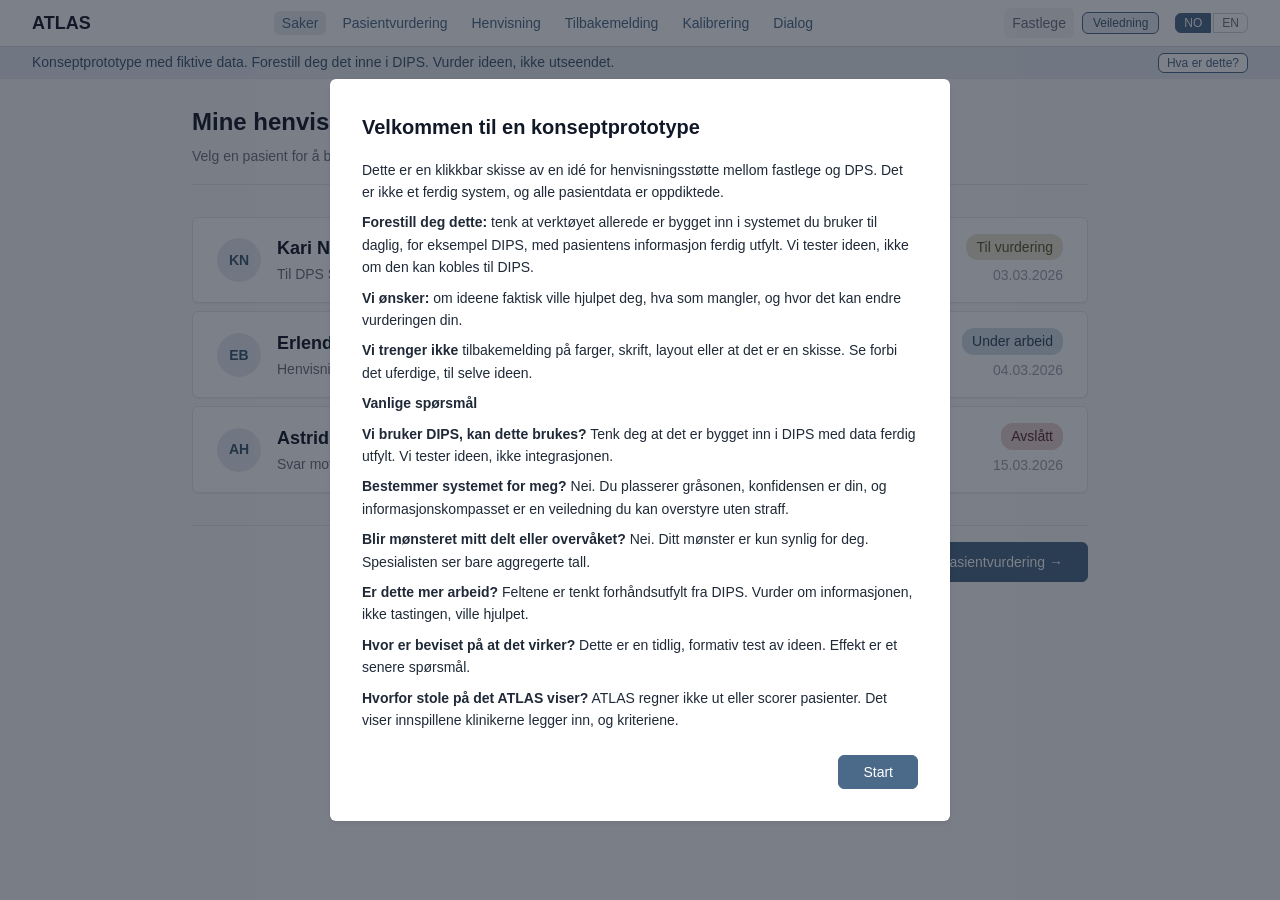
<file: gp/cases.html>
<!DOCTYPE html>
<html lang="no">
<head>
  <meta charset="UTF-8">
  <meta name="viewport" content="width=device-width, initial-scale=1.0">
  <title>ATLAS — Mine henvisninger</title>
  <link rel="stylesheet" href="../css/style.css">
</head>
<body>
  <nav class="nav-bar"></nav>
  <div class="page-container">
    <div class="screen-header">
      <h1 data-en="My referrals">Mine henvisninger</h1>
      <p class="screen-context" data-en="Choose a patient to begin. Three referral situations.">Velg en pasient for å begynne. Tre henvisningssituasjoner.</p>
    </div>
    <div class="case-list">
      <a class="case-card" href="1a.html">
        <div class="case-avatar">KN</div>
        <div class="case-main">
          <div class="case-name">Kari Nordli, 34</div>
          <div class="case-meta" data-en="To DPS Sørlandet · depressive symptoms, grey zone">Til DPS Sørlandet · depressive symptomer, gråsone</div>
        </div>
        <div class="case-side">
          <span class="status-badge status-pending" data-en="To assess">Til vurdering</span>
          <span class="case-date">03.03.2026</span>
        </div>
      </a>
      <a class="case-card" href="1b.html#erlend">
        <div class="case-avatar">EB</div>
        <div class="case-main">
          <div class="case-name">Erlend Bakken, 42</div>
          <div class="case-meta" data-en="Referral in progress · previously rejected">Henvisning under arbeid · tidligere avslått</div>
        </div>
        <div class="case-side">
          <span class="status-badge status-needs-info" data-en="In progress">Under arbeid</span>
          <span class="case-date">04.03.2026</span>
        </div>
      </a>
      <a class="case-card" href="1c.html">
        <div class="case-avatar">AH</div>
        <div class="case-main">
          <div class="case-name">Astrid Holm, 28</div>
          <div class="case-meta" data-en="Reply received from DPS · rejected">Svar mottatt fra DPS · avslag</div>
        </div>
        <div class="case-side">
          <span class="status-badge status-rejected" data-en="Rejected">Avslått</span>
          <span class="case-date">15.03.2026</span>
        </div>
      </a>
    </div>
  </div>
  <script src="../js/nav.js"></script>
</body>
</html>
</file>
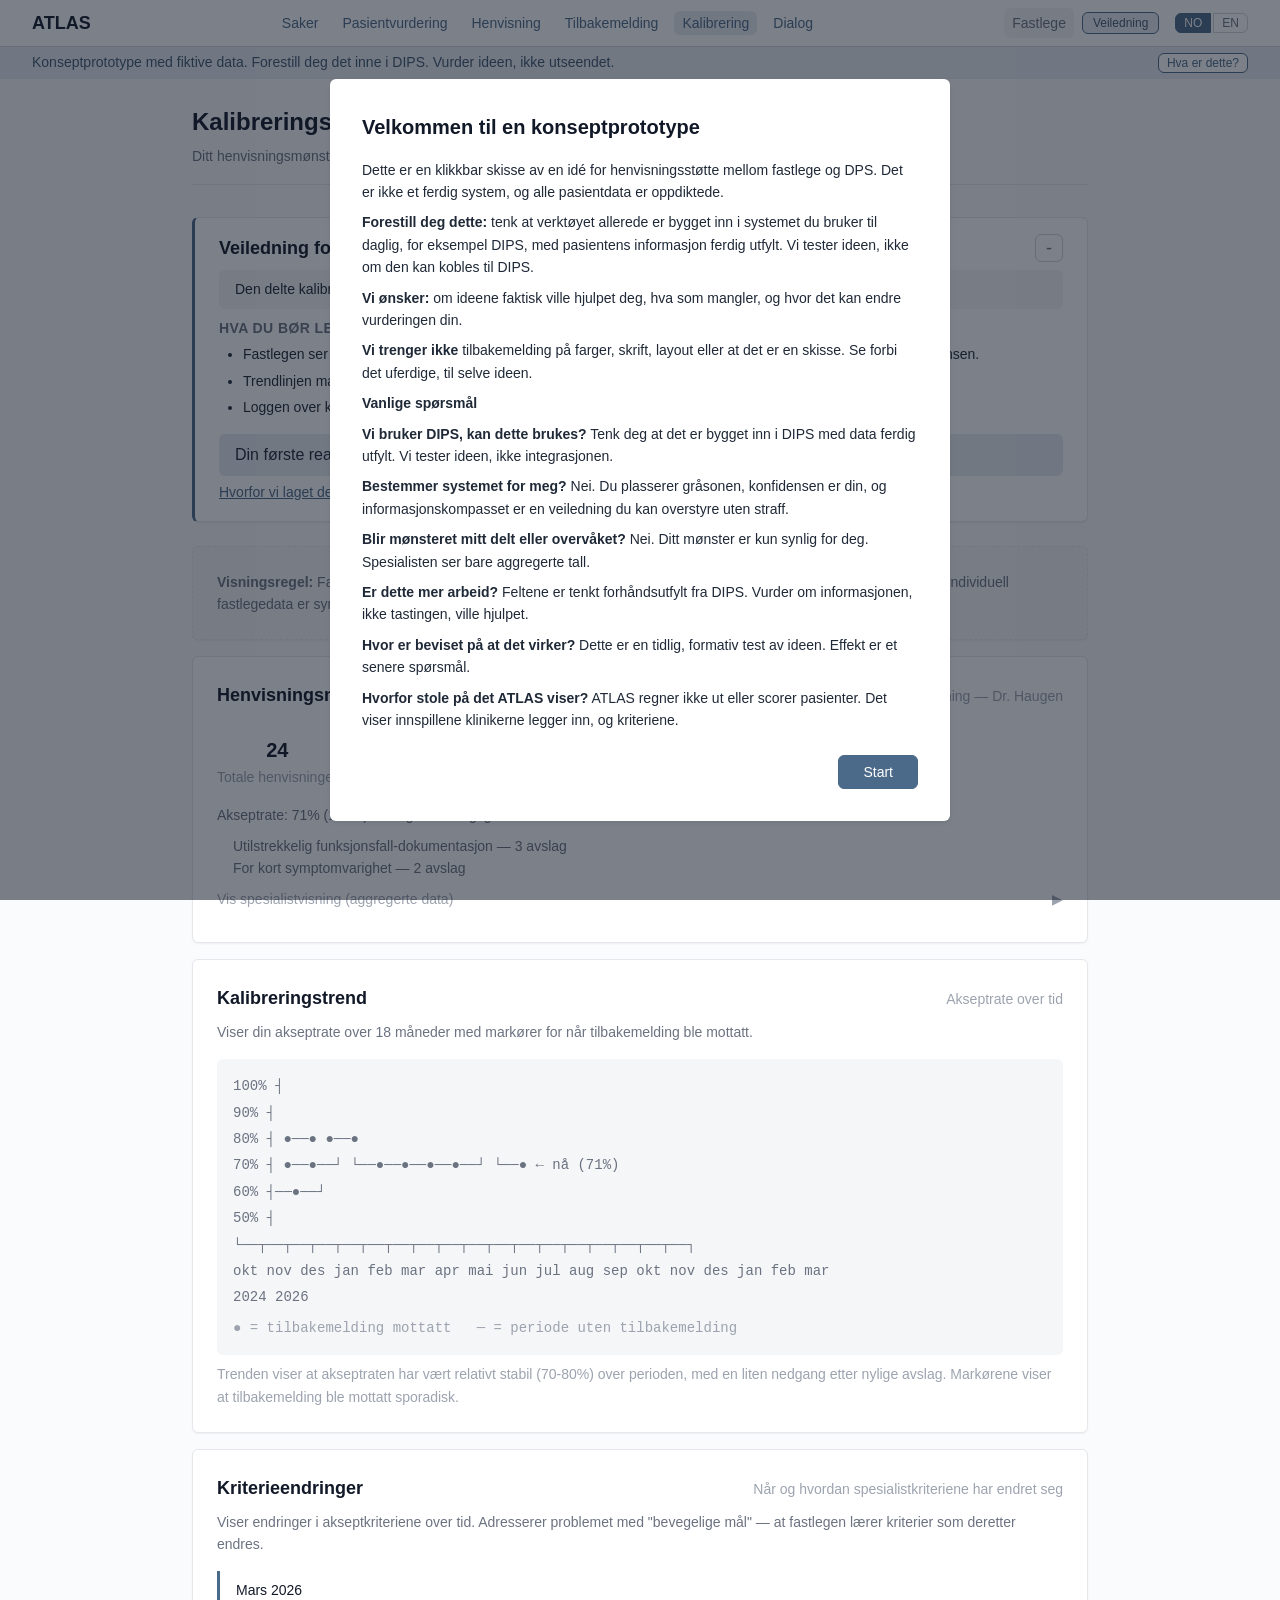
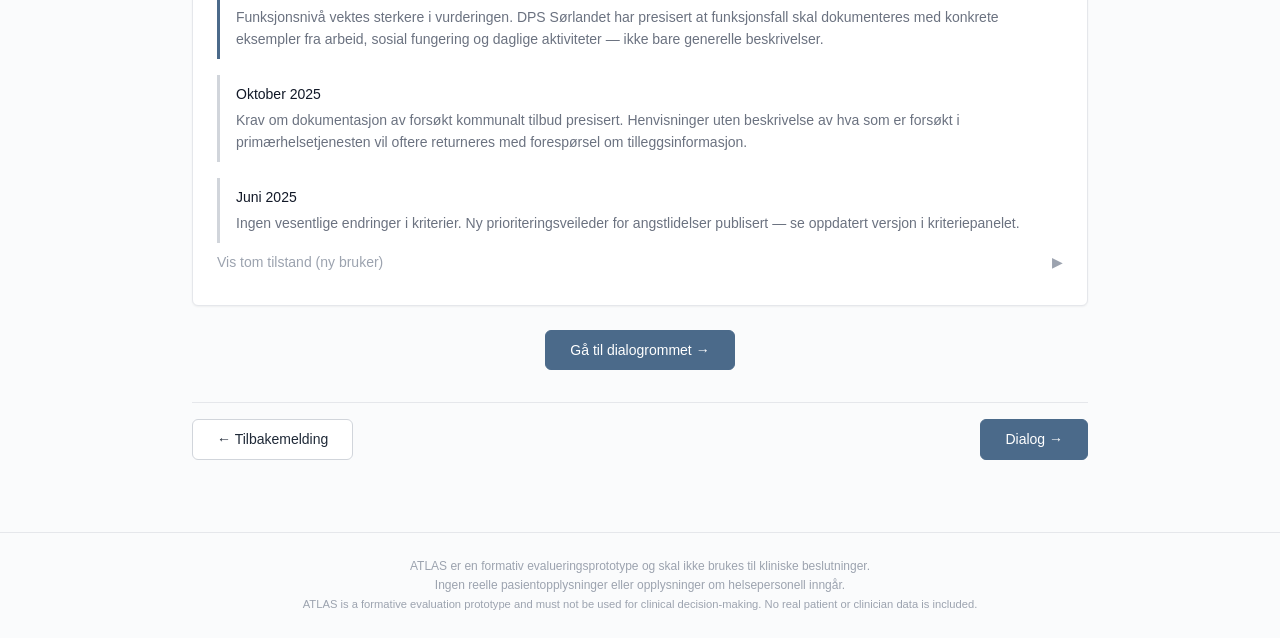
<file: shared/3a.html>
<!DOCTYPE html>
<html lang="no">
<head>
  <meta charset="UTF-8">
  <meta name="viewport" content="width=device-width, initial-scale=1.0">
  <title>ATLAS — Kalibreringsoversikt</title>
  <link rel="stylesheet" href="../css/style.css">
</head>
<body>

  <!-- Screen 3A: Calibration Dashboard | Shared bilateral view -->
  <nav class="nav-bar">
    <span class="nav-title">ATLAS</span>
    <ul class="nav-links">
      <li><a href="3a.html" class="active" data-en="Calibration">Kalibrering</a></li>
      <li><a href="3b.html" data-en="Dialogue">Dialog</a></li>
      <li class="nav-separator" style="color: var(--color-text-muted); font-size: var(--text-sm); padding: 0.5rem;">|</li>
      <li><a href="../gp/1a.html" style="font-size: 0.75rem; opacity: 0.6;" data-en="GP screens">Fastlege-skjermer</a></li>
      <li><a href="../specialist/2a.html" style="font-size: 0.75rem; opacity: 0.6;" data-en="Specialist screens">Spesialist-skjermer</a></li>
    </ul>
    <span class="nav-role" data-en="Shared view">Delt visning</span><div class="lang-toggle"><button data-lang="no" class="active">NO</button><button data-lang="en">EN</button></div>
  </nav>

  <div class="page-container">

    <div class="screen-header">
      <h1 data-en="Calibration overview">Kalibreringsoversikt</h1>
      <p class="screen-context" data-en="Your referral pattern over time — only visible to you. Not shared with DPS, employer, supervisory authorities, or others.">Ditt henvisningsmønster over tid — kun synlig for deg. Deles ikke med DPS, arbeidsgiver, tilsynsmyndigheter eller andre.</p>
    </div>

    <!-- Role-specific views explanation -->
    <div class="card" style="background: var(--color-surface-alt); border-style: dashed;">
      <p style="font-size: var(--text-sm); color: var(--color-text-secondary);">
        <strong data-en="Display rule:">Visningsregel:</strong> <span data-en="The GP sees their own pattern data. The specialist sees aggregated data for their catchment area. No individual GP data is visible to the specialist. No individual specialist data is visible to the GP.">Fastlegen ser sine egne mønsterdata. Spesialisten ser aggregerte data for sitt opptaksområde. Ingen individuell fastlegedata er synlig for spesialisten. Ingen individuell spesialistdata er synlig for fastlegen.</span>
      </p>
    </div>

    <!-- Component 23: Referral pattern overview | DP1, DP10 | CUCF D2 | Source: atlas-mockup-specification Screen 3A Row 1 -->
    <div class="card">
      <div class="card-header">
        <span class="card-title" data-en="Referral pattern">Henvisningsmønster</span>
        <span class="card-label" data-en="GP view — Dr. Haugen">Fastlegevisning — Dr. Haugen</span>
      </div>

      <div class="trend-summary">
        <div class="trend-stat">
          <div class="stat-value">24</div>
          <div class="stat-label" data-en="Total referrals">Totale henvisninger</div>
        </div>
        <div class="trend-stat">
          <div class="stat-value">17</div>
          <div class="stat-label" data-en="Accepted">Akseptert</div>
        </div>
        <div class="trend-stat">
          <div class="stat-value">5</div>
          <div class="stat-label" data-en="Rejected">Avslått</div>
        </div>
        <div class="trend-stat">
          <div class="stat-value">2</div>
          <div class="stat-label" data-en="Pending">Venter</div>
        </div>
      </div>

      <p style="font-size: var(--text-sm); color: var(--color-text-secondary); margin-bottom: var(--space-sm);" data-en="Acceptance rate: 71% (17/24). Most common rejection reasons:">
        Akseptrate: 71% (17/24). Vanligste avslagsgrunner:
      </p>
      <div style="font-size: var(--text-sm); color: var(--color-text-secondary); padding-left: var(--space-md);">
        <p data-en="Insufficient functional decline documentation — 3 rejections">Utilstrekkelig funksjonsfall-dokumentasjon — 3 avslag</p>
        <p data-en="Too short symptom duration — 2 rejections">For kort symptomvarighet — 2 avslag</p>
      </div>

      <!-- Specialist aggregate view (expandable demo) -->
      <div class="expandable-header">
        <span style="font-size: var(--text-sm); color: var(--color-text-muted);" data-en="Show specialist view (aggregated data)">Vis spesialistvisning (aggregerte data)</span>
        <span class="toggle-icon">&#9654;</span>
      </div>
      <div class="expandable-content">
        <div style="padding: var(--space-sm); background: var(--color-surface-alt); border-radius: var(--border-radius); font-size: var(--text-sm);">
          <p style="font-weight: 500; margin-bottom: var(--space-sm);" data-en="DPS Sørlandet — Catchment area aggregated">DPS Sørlandet — Opptaksområde aggregert</p>
          <div class="trend-summary">
            <div class="trend-stat">
              <div class="stat-value">342</div>
              <div class="stat-label" data-en="Received referrals (18 months)">Mottatte henvisninger (18 mnd)</div>
            </div>
            <div class="trend-stat">
              <div class="stat-value">64%</div>
              <div class="stat-label" data-en="Acceptance rate">Akseptrate</div>
            </div>
            <div class="trend-stat">
              <div class="stat-value">12</div>
              <div class="stat-label" data-en="Days avg. response time">Dager gj.sn. svartid</div>
            </div>
          </div>
          <p style="color: var(--color-text-muted); margin-top: var(--space-xs);" data-en="No individual GP data is shown in the specialist view. All figures are aggregated.">
            Ingen individuelle fastlegedata vises i spesialistvisningen. Alle tall er aggregerte.
          </p>
        </div>
      </div>
    </div>

    <!-- Component 24: Calibration trend | DP1, DP5 | CUCF D2 | Source: atlas-mockup-specification Screen 3A Row 2 -->
    <div class="card">
      <div class="card-header">
        <span class="card-title" data-en="Calibration trend">Kalibreringstrend</span>
        <span class="card-label" data-en="Acceptance rate over time">Akseptrate over tid</span>
      </div>
      <p style="font-size: var(--text-sm); color: var(--color-text-secondary); margin-bottom: var(--space-md);" data-en="Shows your acceptance rate over 18 months with markers for when feedback was received.">
        Viser din akseptrate over 18 måneder med markører for når tilbakemelding ble mottatt.
      </p>

      <!-- Text-based trend representation (static prototype, no charting library) -->
      <div style="font-family: var(--font-mono); font-size: var(--text-sm); color: var(--color-text-secondary); background: var(--color-surface-alt); padding: var(--space-md); border-radius: var(--border-radius); overflow-x: auto;">
        <div style="margin-bottom: var(--space-xs);">100% ┤</div>
        <div style="margin-bottom: var(--space-xs);"> 90% ┤</div>
        <div style="margin-bottom: var(--space-xs);"> 80% ┤          ●──●              ●──●</div>
        <div style="margin-bottom: var(--space-xs);"> 70% ┤     ●──●──┘  └──●──●──●──●──┘  └──● ← nå (71%)</div>
        <div style="margin-bottom: var(--space-xs);"> 60% ┤──●──┘</div>
        <div style="margin-bottom: var(--space-xs);"> 50% ┤</div>
        <div style="margin-bottom: var(--space-xs);">     └──┬──┬──┬──┬──┬──┬──┬──┬──┬──┬──┬──┬──┬──┬──┬──┬──┬──┐</div>
        <div>       okt nov des jan feb mar apr mai jun jul aug sep okt nov des jan feb mar</div>
        <div style="margin-top: var(--space-xs);">       2024                                                     2026</div>
        <div style="margin-top: var(--space-sm); color: var(--color-text-muted);" data-en="● = feedback received &nbsp; ─ = period without feedback">
          ● = tilbakemelding mottatt &nbsp; ─ = periode uten tilbakemelding
        </div>
      </div>

      <p style="font-size: var(--text-sm); color: var(--color-text-muted); margin-top: var(--space-sm);" data-en="The trend shows that the acceptance rate has been relatively stable (70-80%) over the period, with a slight decline after recent rejections. The markers show that feedback was received sporadically.">
        Trenden viser at akseptraten har vært relativt stabil (70-80%) over perioden, med en liten nedgang etter nylige avslag. Markørene viser at tilbakemelding ble mottatt sporadisk.
      </p>
    </div>

    <!-- Component 25: Criteria evolution tracker | DP2 | CUCF D1 | Source: atlas-mockup-specification Screen 3A Row 3 -->
    <div class="card">
      <div class="card-header">
        <span class="card-title" data-en="Criteria changes">Kriterieendringer</span>
        <span class="card-label" data-en="When and how the specialist criteria have changed">Når og hvordan spesialistkriteriene har endret seg</span>
      </div>
      <p style="font-size: var(--text-sm); color: var(--color-text-secondary); margin-bottom: var(--space-md);" data-en="Shows changes in acceptance criteria over time. Addresses the &quot;moving targets&quot; problem — that the GP learns criteria which then change.">
        Viser endringer i akseptkriteriene over tid. Adresserer problemet med "bevegelige mål" — at fastlegen lærer kriterier som deretter endres.
      </p>

      <div style="font-size: var(--text-sm);">
        <div style="padding: var(--space-sm); border-left: 3px solid var(--color-accent); margin-bottom: var(--space-md); padding-left: var(--space-md);">
          <div style="font-weight: 500; color: var(--color-heading);" data-en="March 2026">Mars 2026</div>
          <p style="color: var(--color-text-secondary); margin-top: var(--space-xs);" data-en="Functional level weighted more strongly in assessment. DPS Sørlandet has clarified that functional decline should be documented with concrete examples from work, social functioning and daily activities — not just general descriptions.">
            Funksjonsnivå vektes sterkere i vurderingen. DPS Sørlandet har presisert at funksjonsfall skal dokumenteres med konkrete eksempler fra arbeid, sosial fungering og daglige aktiviteter — ikke bare generelle beskrivelser.
          </p>
        </div>

        <div style="padding: var(--space-sm); border-left: 3px solid var(--color-border); margin-bottom: var(--space-md); padding-left: var(--space-md);">
          <div style="font-weight: 500; color: var(--color-heading);" data-en="October 2025">Oktober 2025</div>
          <p style="color: var(--color-text-secondary); margin-top: var(--space-xs);" data-en="Requirement for documentation of attempted municipal services clarified. Referrals without description of what has been tried in primary care will more often be returned with a request for additional information.">
            Krav om dokumentasjon av forsøkt kommunalt tilbud presisert. Henvisninger uten beskrivelse av hva som er forsøkt i primærhelsetjenesten vil oftere returneres med forespørsel om tilleggsinformasjon.
          </p>
        </div>

        <div style="padding: var(--space-sm); border-left: 3px solid var(--color-border); padding-left: var(--space-md);">
          <div style="font-weight: 500; color: var(--color-heading);" data-en="June 2025">Juni 2025</div>
          <p style="color: var(--color-text-secondary); margin-top: var(--space-xs);" data-en="No significant changes in criteria. New priority guideline for anxiety disorders published — see updated version in the criteria panel.">
            Ingen vesentlige endringer i kriterier. Ny prioriteringsveileder for angstlidelser publisert — se oppdatert versjon i kriteriepanelet.
          </p>
        </div>
      </div>

      <!-- Bootstrap-aware empty state -->
      <div class="expandable-header">
        <span style="font-size: var(--text-sm); color: var(--color-text-muted);" data-en="Show empty state (new user)">Vis tom tilstand (ny bruker)</span>
        <span class="toggle-icon">&#9654;</span>
      </div>
      <div class="expandable-content">
        <div class="empty-state">
          <span data-en="No registered criteria changes yet. Changes will be shown here when the DPS updates its acceptance criteria.">Ingen registrerte kriterieendringer ennå. Endringer vises her når DPS oppdaterer sine akseptkriterier.</span>
        </div>
      </div>
    </div>

    <div style="margin-top: var(--space-lg); text-align: center;">
      <a href="3b.html" class="btn btn-primary" data-en="Go to the dialogue space &rarr;">Gå til dialogrommet &rarr;</a>
    </div>

  </div>

  <footer class="prototype-disclaimer">
    ATLAS er en formativ evalueringsprototype og skal ikke brukes til kliniske beslutninger.<br>
    Ingen reelle pasientopplysninger eller opplysninger om helsepersonell inngår.<br>
    <span style="font-size: 0.7rem;">ATLAS is a formative evaluation prototype and must not be used for clinical decision-making. No real patient or clinician data is included.</span>
  </footer>

  <script src="../js/nav.js"></script>
</body>
</html>
</file>
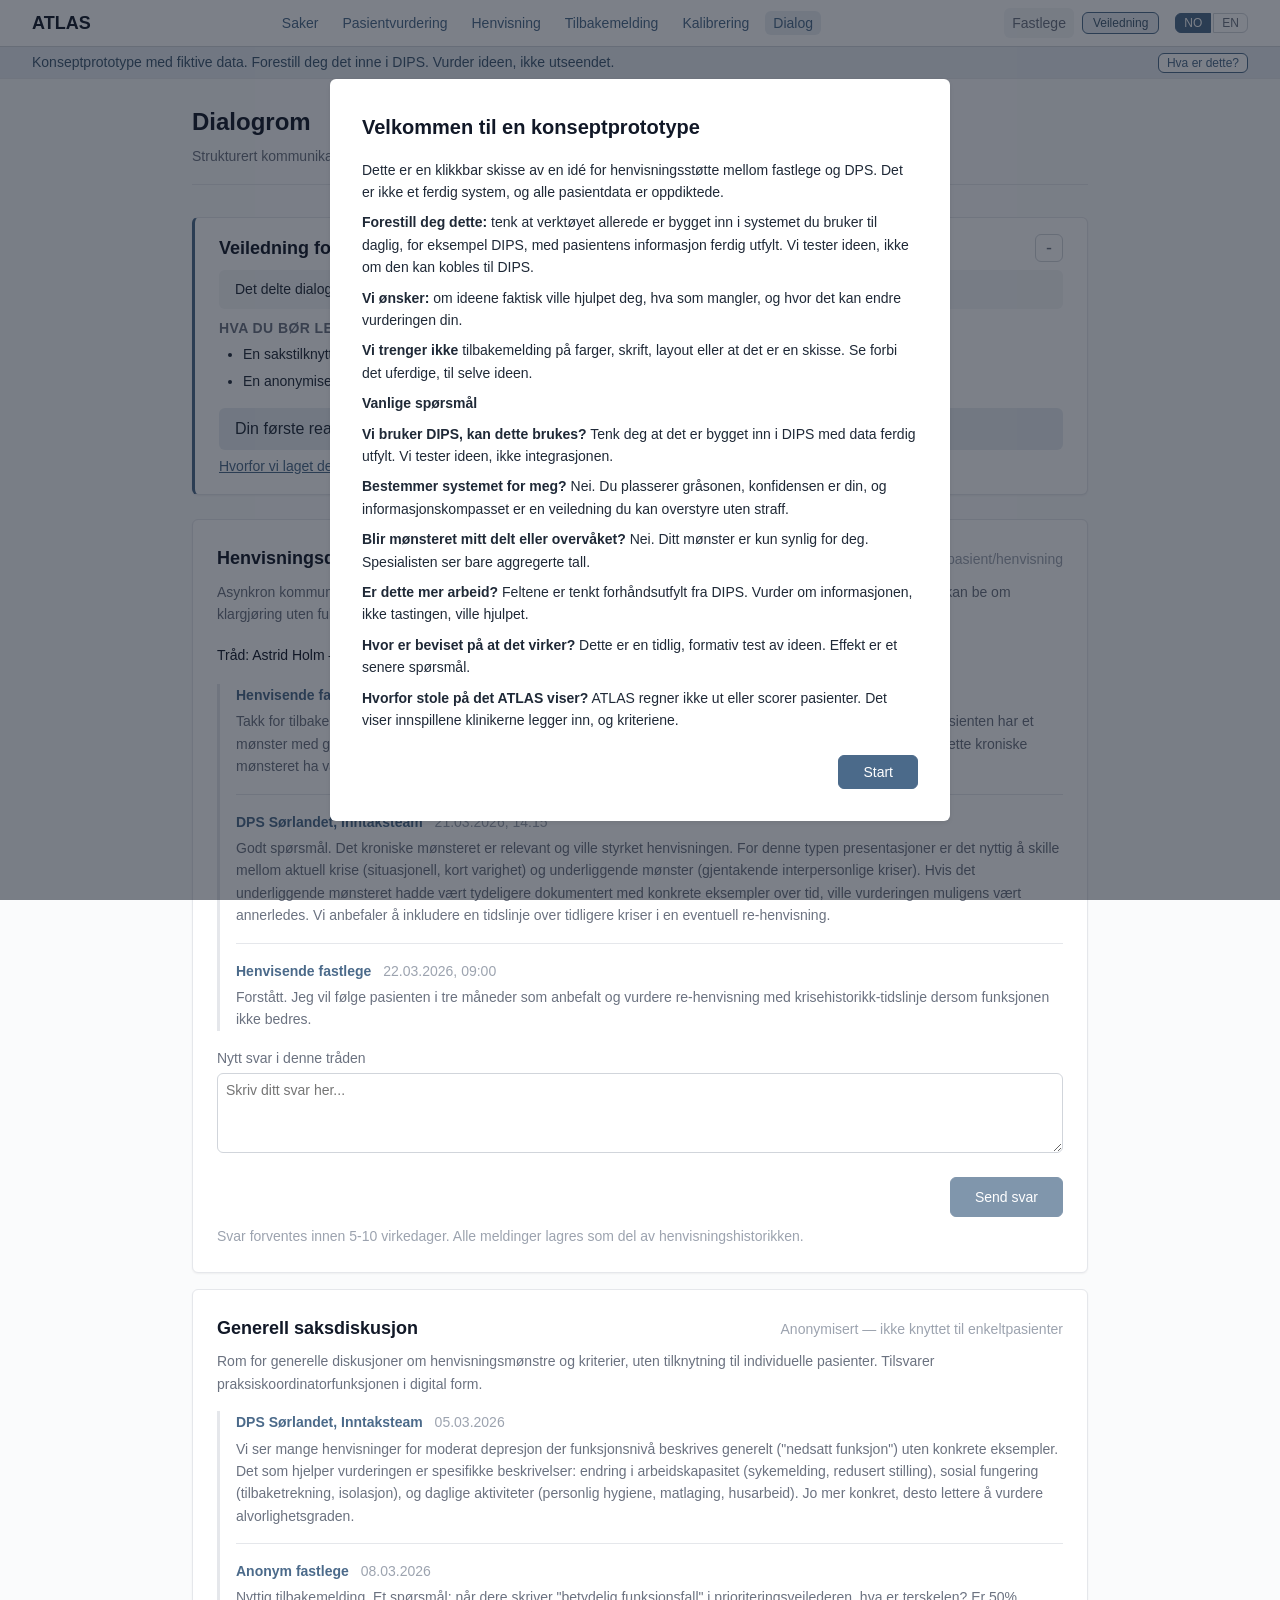
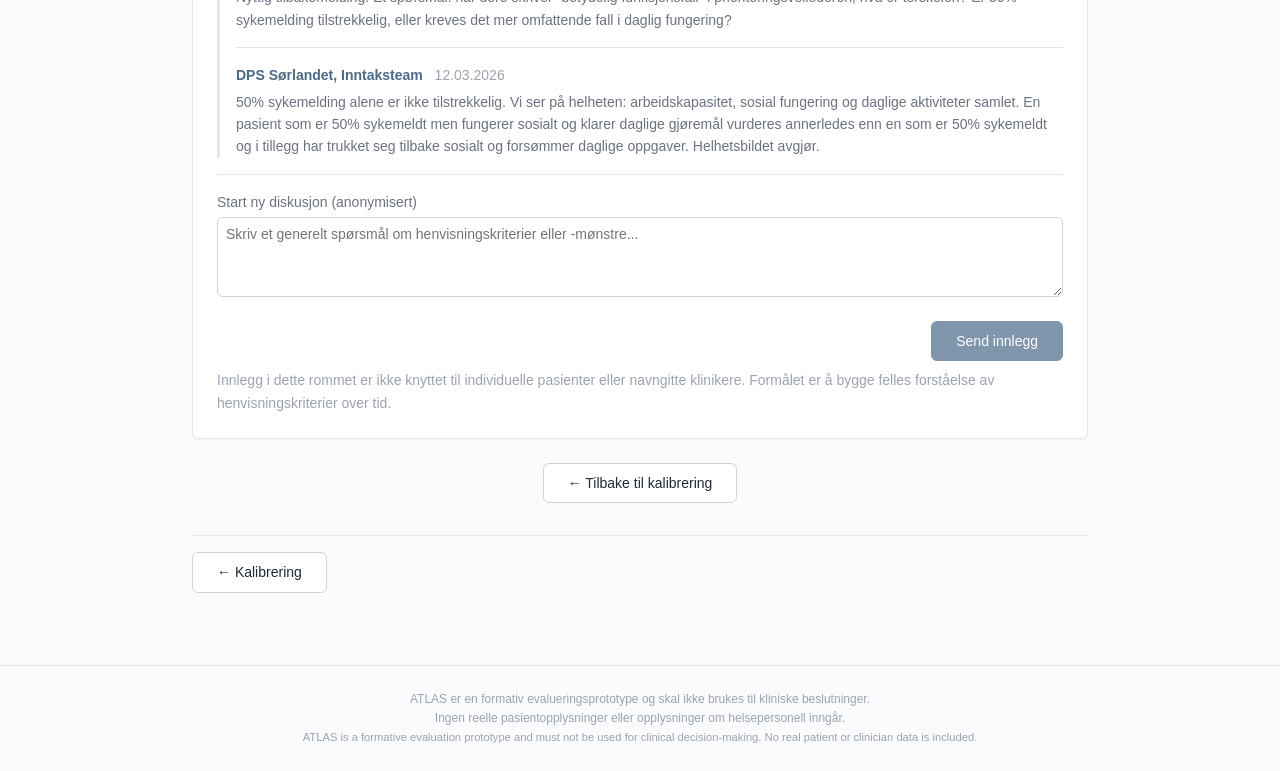
<file: shared/3b.html>
<!DOCTYPE html>
<html lang="no">
<head>
  <meta charset="UTF-8">
  <meta name="viewport" content="width=device-width, initial-scale=1.0">
  <title>ATLAS — Dialogrom</title>
  <link rel="stylesheet" href="../css/style.css">
</head>
<body>

  <!-- Screen 3B: Dialogue Space | Shared bilateral communication -->
  <nav class="nav-bar">
    <span class="nav-title">ATLAS</span>
    <ul class="nav-links">
      <li><a href="3a.html" data-en="Calibration">Kalibrering</a></li>
      <li><a href="3b.html" class="active" data-en="Dialogue">Dialog</a></li>
      <li class="nav-separator" style="color: var(--color-text-muted); font-size: var(--text-sm); padding: 0.5rem;">|</li>
      <li><a href="../gp/1a.html" style="font-size: 0.75rem; opacity: 0.6;" data-en="GP screens">Fastlege-skjermer</a></li>
      <li><a href="../specialist/2a.html" style="font-size: 0.75rem; opacity: 0.6;" data-en="Specialist screens">Spesialist-skjermer</a></li>
    </ul>
    <span class="nav-role" data-en="Shared view">Delt visning</span><div class="lang-toggle"><button data-lang="no" class="active">NO</button><button data-lang="en">EN</button></div>
  </nav>

  <div class="page-container">

    <div class="screen-header">
      <h1 data-en="Dialogue space">Dialogrom</h1>
      <p class="screen-context" data-en="Structured communication between GP and specialist — asynchronous, case-linked">Strukturert kommunikasjon mellom fastlege og spesialist — asynkron, sakstilknyttet</p>
    </div>

    <!-- Component 26: Structured consultation thread | DP5, DP9 | CUCF D2 | Source: atlas-mockup-specification Screen 3B Row 1 -->
    <div class="card">
      <div class="card-header">
        <span class="card-title" data-en="Referral dialogue">Henvisningsdialog</span>
        <span class="card-label" data-en="Threaded by patient/referral">Trådet etter pasient/henvisning</span>
      </div>
      <p style="font-size: var(--text-sm); color: var(--color-text-secondary); margin-bottom: var(--space-md);" data-en="Asynchronous communication channel linked to specific referrals. The GP can ask &quot;what was missing?&quot; The specialist can request clarification without a full rejection.">
        Asynkron kommunikasjonskanal knyttet til spesifikke henvisninger. Fastlegen kan spørre "hva manglet?" Spesialisten kan be om klargjøring uten fullstendig avslag.
      </p>

      <!-- Thread: Astrid Holm (V4) -->
      <div style="font-size: var(--text-sm); font-weight: 500; color: var(--color-heading); margin-bottom: var(--space-sm);" data-en="Thread: Astrid Holm — Referral 01.03.2026">
        Tråd: Astrid Holm — Henvisning 01.03.2026
        <span class="status-badge status-rejected" style="margin-left: var(--space-sm);" data-en="Rejected">Avslått</span>
      </div>

      <div class="thread">
        <div class="thread-message">
          <div class="thread-author">
            <span data-en="Referring GP">Henvisende fastlege</span>
            <span class="thread-time">17.03.2026, 10:30</span>
          </div>
          <p style="font-size: var(--text-sm); color: var(--color-text-secondary);" data-en="Thank you for the feedback. I understand the assessment that the functional decline is of short duration. My question: the patient has a pattern of recurring interpersonal crises over several years, even though the current functional decline is recent. Should this chronic pattern have been documented differently in the referral for it to be weighted in the assessment?">
            Takk for tilbakemeldingen. Jeg forstår vurderingen om at funksjonsnedgangen er av kort varighet. Mitt spørsmål: pasienten har et mønster med gjentakende interpersonlige kriser over flere år, selv om det nåværende funksjonsfallet er nylig. Bør dette kroniske mønsteret ha vært dokumentert annerledes i henvisningen for at det skulle vektes i vurderingen?
          </p>
        </div>

        <div class="thread-message">
          <div class="thread-author">
            <span data-en="DPS Sørlandet, Intake Team">DPS Sørlandet, Inntaksteam</span>
            <span class="thread-time">21.03.2026, 14:15</span>
          </div>
          <p style="font-size: var(--text-sm); color: var(--color-text-secondary);" data-en="Good question. The chronic pattern is relevant and would have strengthened the referral. For this type of presentation, it is useful to distinguish between the current crisis (situational, short duration) and the underlying pattern (recurring interpersonal crises). If the underlying pattern had been more clearly documented with concrete examples over time, the assessment might have been different. We recommend including a timeline of previous crises in any re-referral.">
            Godt spørsmål. Det kroniske mønsteret er relevant og ville styrket henvisningen. For denne typen presentasjoner er det nyttig å skille mellom aktuell krise (situasjonell, kort varighet) og underliggende mønster (gjentakende interpersonlige kriser). Hvis det underliggende mønsteret hadde vært tydeligere dokumentert med konkrete eksempler over tid, ville vurderingen muligens vært annerledes. Vi anbefaler å inkludere en tidslinje over tidligere kriser i en eventuell re-henvisning.
          </p>
        </div>

        <div class="thread-message">
          <div class="thread-author">
            <span data-en="Referring GP">Henvisende fastlege</span>
            <span class="thread-time">22.03.2026, 09:00</span>
          </div>
          <p style="font-size: var(--text-sm); color: var(--color-text-secondary);" data-en="Understood. I will follow the patient for three months as recommended and consider re-referral with a crisis history timeline if function does not improve.">
            Forstått. Jeg vil følge pasienten i tre måneder som anbefalt og vurdere re-henvisning med krisehistorikk-tidslinje dersom funksjonen ikke bedres.
          </p>
        </div>
      </div>

      <!-- Reply field -->
      <div class="form-field" style="margin-top: var(--space-md);">
        <label class="form-label" data-en="New reply in this thread">Nytt svar i denne tråden</label>
        <textarea class="form-textarea" rows="2" placeholder="Skriv ditt svar her..." data-en-placeholder="Write your reply here..."></textarea>
      </div>
      <div style="text-align: right; margin-top: var(--space-sm);">
        <span class="btn btn-primary" style="opacity: 0.7;" data-en="Send reply">Send svar</span>
      </div>

      <p style="font-size: var(--text-sm); color: var(--color-text-muted); margin-top: var(--space-sm);" data-en="Replies are expected within 5-10 business days. All messages are stored as part of the referral history.">
        Svar forventes innen 5-10 virkedager. Alle meldinger lagres som del av henvisningshistorikken.
      </p>
    </div>

    <!-- Component 27: Anonymised case discussion | DP2, DP5 | CUCF D2 | Source: atlas-mockup-specification Screen 3B Row 2 -->
    <div class="card">
      <div class="card-header">
        <span class="card-title" data-en="General case discussion">Generell saksdiskusjon</span>
        <span class="card-label" data-en="Anonymised — not linked to individual patients">Anonymisert — ikke knyttet til enkeltpasienter</span>
      </div>
      <p style="font-size: var(--text-sm); color: var(--color-text-secondary); margin-bottom: var(--space-md);" data-en="Space for general discussions about referral patterns and criteria, without connection to individual patients. Corresponds to the practice coordinator function in digital form.">
        Rom for generelle diskusjoner om henvisningsmønstre og kriterier, uten tilknytning til individuelle pasienter. Tilsvarer praksiskoordinatorfunksjonen i digital form.
      </p>

      <div class="thread">
        <div class="thread-message">
          <div class="thread-author">
            <span data-en="DPS Sørlandet, Intake Team">DPS Sørlandet, Inntaksteam</span>
            <span class="thread-time">05.03.2026</span>
          </div>
          <p style="font-size: var(--text-sm); color: var(--color-text-secondary);" data-en="We see many referrals for moderate depression where functional level is described generally (&quot;reduced function&quot;) without concrete examples. What helps the assessment is specific descriptions: change in work capacity (sick leave, reduced position), social functioning (withdrawal, isolation), and daily activities (personal hygiene, cooking, housework). The more concrete, the easier it is to assess the severity.">
            Vi ser mange henvisninger for moderat depresjon der funksjonsnivå beskrives generelt ("nedsatt funksjon") uten konkrete eksempler. Det som hjelper vurderingen er spesifikke beskrivelser: endring i arbeidskapasitet (sykemelding, redusert stilling), sosial fungering (tilbaketrekning, isolasjon), og daglige aktiviteter (personlig hygiene, matlaging, husarbeid). Jo mer konkret, desto lettere å vurdere alvorlighetsgraden.
          </p>
        </div>

        <div class="thread-message">
          <div class="thread-author">
            <span data-en="Anonymous GP">Anonym fastlege</span>
            <span class="thread-time">08.03.2026</span>
          </div>
          <p style="font-size: var(--text-sm); color: var(--color-text-secondary);" data-en="Useful feedback. A question: when you write &quot;significant functional decline&quot; in the priority guideline, what is the threshold? Is 50% sick leave sufficient, or is more extensive decline in daily functioning required?">
            Nyttig tilbakemelding. Et spørsmål: når dere skriver "betydelig funksjonsfall" i prioriteringsveilederen, hva er terskelen? Er 50% sykemelding tilstrekkelig, eller kreves det mer omfattende fall i daglig fungering?
          </p>
        </div>

        <div class="thread-message">
          <div class="thread-author">
            <span data-en="DPS Sørlandet, Intake Team">DPS Sørlandet, Inntaksteam</span>
            <span class="thread-time">12.03.2026</span>
          </div>
          <p style="font-size: var(--text-sm); color: var(--color-text-secondary);" data-en="50% sick leave alone is not sufficient. We look at the whole picture: work capacity, social functioning and daily activities combined. A patient who is 50% on sick leave but functions socially and manages daily tasks is assessed differently from one who is 50% on sick leave and has also withdrawn socially and neglects daily tasks. The overall picture determines.">
            50% sykemelding alene er ikke tilstrekkelig. Vi ser på helheten: arbeidskapasitet, sosial fungering og daglige aktiviteter samlet. En pasient som er 50% sykemeldt men fungerer sosialt og klarer daglige gjøremål vurderes annerledes enn en som er 50% sykemeldt og i tillegg har trukket seg tilbake sosialt og forsømmer daglige oppgaver. Helhetsbildet avgjør.
          </p>
        </div>
      </div>

      <!-- New discussion topic -->
      <div style="margin-top: var(--space-md); border-top: 1px solid var(--color-border-light); padding-top: var(--space-md);">
        <div class="form-field">
          <label class="form-label" data-en="Start new discussion (anonymised)">Start ny diskusjon (anonymisert)</label>
          <textarea class="form-textarea" rows="2" placeholder="Skriv et generelt spørsmål om henvisningskriterier eller -mønstre..." data-en-placeholder="Write a general question about referral criteria or patterns..."></textarea>
        </div>
        <div style="text-align: right; margin-top: var(--space-sm);">
          <span class="btn btn-primary" style="opacity: 0.7;" data-en="Send post">Send innlegg</span>
        </div>
      </div>

      <p style="font-size: var(--text-sm); color: var(--color-text-muted); margin-top: var(--space-sm);" data-en="Posts in this space are not linked to individual patients or named clinicians. The purpose is to build shared understanding of referral criteria over time.">
        Innlegg i dette rommet er ikke knyttet til individuelle pasienter eller navngitte klinikere. Formålet er å bygge felles forståelse av henvisningskriterier over tid.
      </p>
    </div>

    <div style="margin-top: var(--space-lg); text-align: center;">
      <a href="3a.html" class="btn" data-en="&larr; Back to calibration">&larr; Tilbake til kalibrering</a>
    </div>

  </div>

  <footer class="prototype-disclaimer">
    ATLAS er en formativ evalueringsprototype og skal ikke brukes til kliniske beslutninger.<br>
    Ingen reelle pasientopplysninger eller opplysninger om helsepersonell inngår.<br>
    <span style="font-size: 0.7rem;">ATLAS is a formative evaluation prototype and must not be used for clinical decision-making. No real patient or clinician data is included.</span>
  </footer>

  <script src="../js/nav.js"></script>
</body>
</html>
</file>
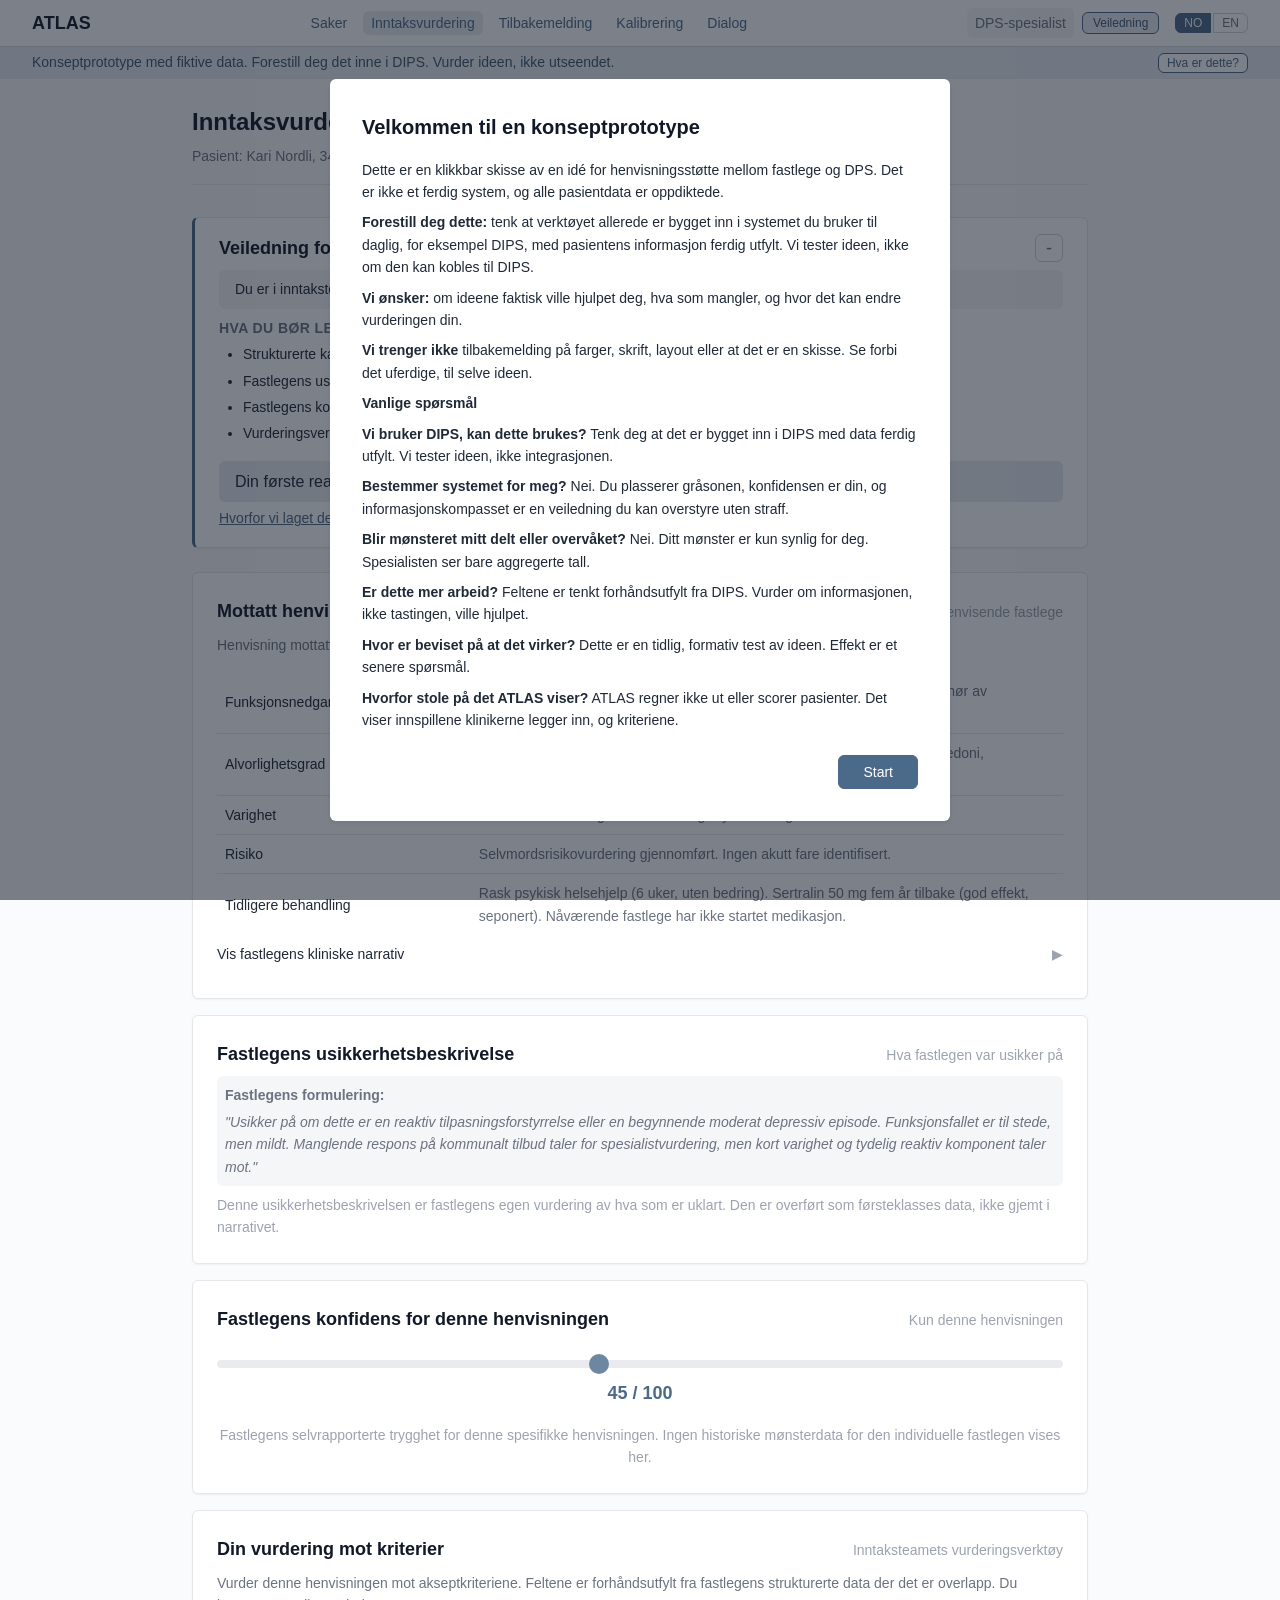
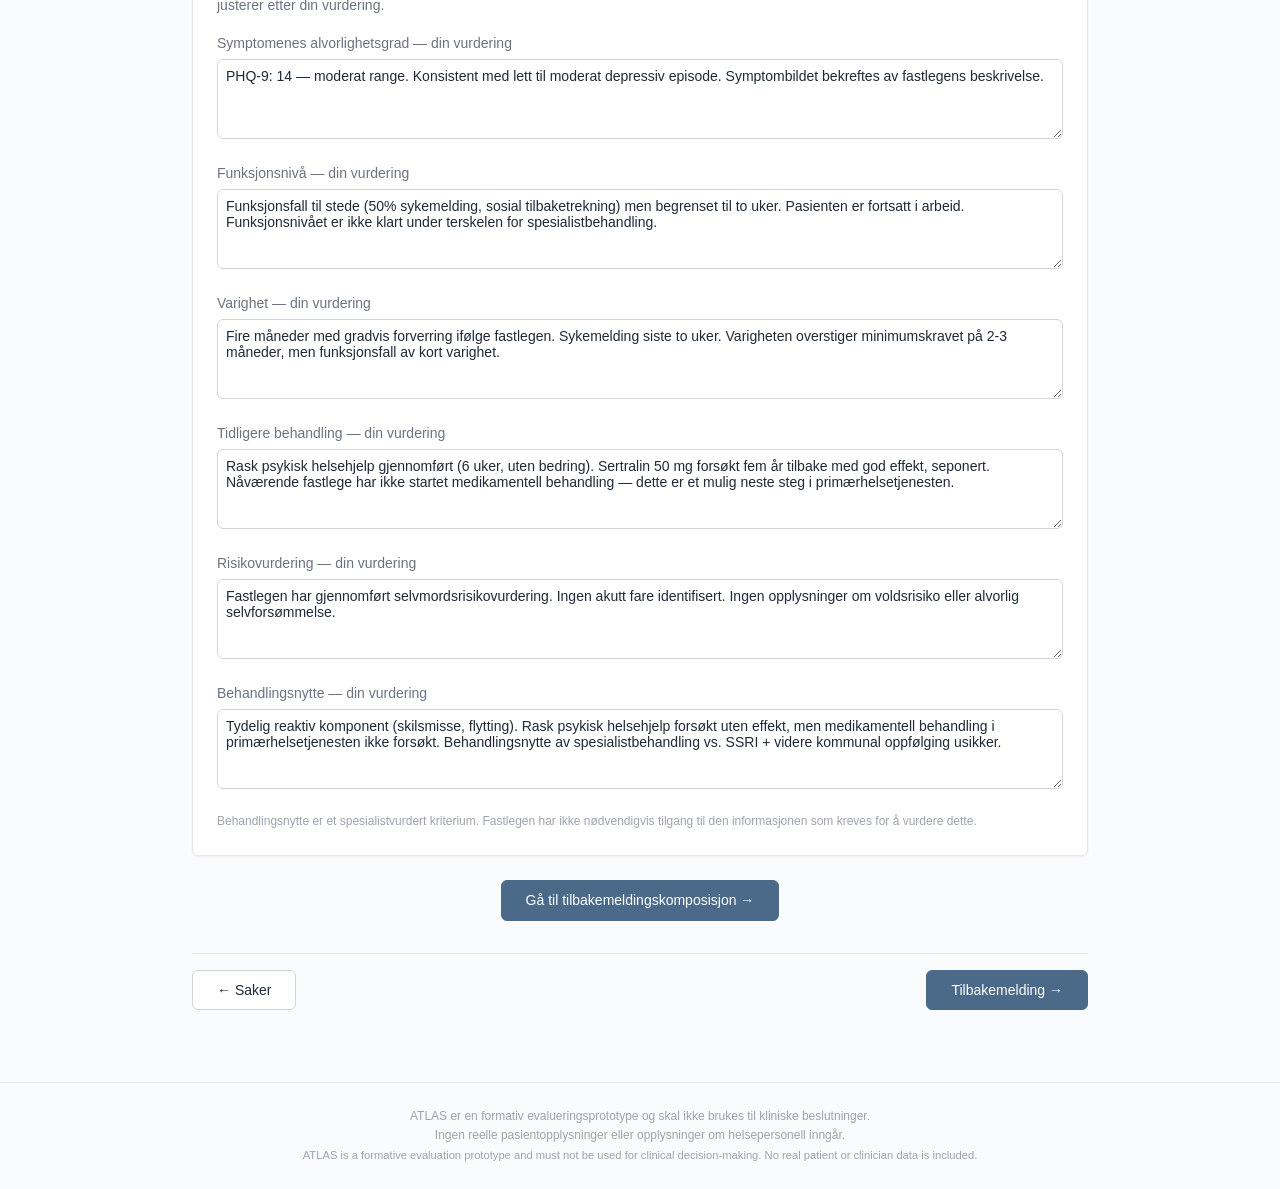
<file: specialist/2a.html>
<!DOCTYPE html>
<html lang="no">
<head>
  <meta charset="UTF-8">
  <meta name="viewport" content="width=device-width, initial-scale=1.0">
  <title>ATLAS — Inntaksvurdering (Spesialist)</title>
  <link rel="stylesheet" href="../css/style.css">
</head>
<body>

  <!-- Screen 2A: Specialist Intake Assessment View | Decision Point 4 -->
  <nav class="nav-bar">
    <span class="nav-title">ATLAS</span>
    <ul class="nav-links">
      <li><a href="2a.html" class="active" data-en="Intake assessment">Inntaksvurdering</a></li>
      <li><a href="2b.html" data-en="Feedback">Tilbakemelding</a></li>
      <li><a href="../shared/3a.html" data-en="Calibration">Kalibrering</a></li>
      <li><a href="../shared/3b.html" data-en="Dialogue">Dialog</a></li>
    </ul>
    <span class="nav-role" data-en="DPS Specialist">DPS Spesialist</span><div class="lang-toggle"><button data-lang="no" class="active">NO</button><button data-lang="en">EN</button></div>
  </nav>

  <div class="page-container">

    <div class="screen-header">
      <h1 data-en="Intake assessment">Inntaksvurdering</h1>
      <p class="screen-context" data-en="Patient: Kari Nordli, 34 years — Referred from GP for assessment of depressive symptoms">Pasient: Kari Nordli, 34 år — Henvist fra fastlege for vurdering av depressive symptomer</p>
    </div>

    <!-- Component 15: Structured referral display | DP9, DP4 | CUCF D1 | Source: atlas-mockup-specification Screen 2A Row 1 -->
    <div class="card">
      <div class="card-header">
        <span class="card-title" data-en="Received referral">Mottatt henvisning</span>
        <span class="card-label" data-en="Referring GP">Henvisende fastlege</span>
      </div>
      <p style="font-size: var(--text-sm); color: var(--color-text-secondary); margin-bottom: var(--space-md);" data-en="Referral received: 10.03.2026. Structured categories shown first, clinical narrative available below.">
        Henvisning mottatt: 10.03.2026. Strukturerte kategorier vist først, klinisk narrativ tilgjengelig under.
      </p>

      <!-- Structured categories first (specialist-preferred format) -->
      <table style="width: 100%; font-size: var(--text-sm); border-collapse: collapse;">
        <tr style="border-bottom: 1px solid var(--color-border-light);">
          <td style="padding: var(--space-sm); font-weight: 500; width: 30%;" data-en="Functional decline">Funksjonsnedgang</td>
          <td style="padding: var(--space-sm); color: var(--color-text-secondary);" data-en="50% sick leave for two weeks. Still working, but social withdrawal and cessation of leisure activities. Concentration difficulties in work tasks.">50% sykemeldt i to uker. Fortsatt i arbeid, men sosial tilbaketrekning og opphør av fritidsaktiviteter. Konsentrasjonsvansker i arbeidsoppgaver.</td>
        </tr>
        <tr style="border-bottom: 1px solid var(--color-border-light);">
          <td style="padding: var(--space-sm); font-weight: 500;" data-en="Severity">Alvorlighetsgrad</td>
          <td style="padding: var(--space-sm); color: var(--color-text-secondary);" data-en="PHQ-9: 14 (moderate). Low mood, early morning awakening, anhedonia, concentration difficulties. Persisting for four months.">PHQ-9: 14 (moderat). Nedsatt stemningsleie, tidlig morgenoppvåkning, anhedoni, konsentrasjonsvansker. Vedvarende fire måneder.</td>
        </tr>
        <tr style="border-bottom: 1px solid var(--color-border-light);">
          <td style="padding: var(--space-sm); font-weight: 500;" data-en="Duration">Varighet</td>
          <td style="padding: var(--space-sm); color: var(--color-text-secondary);" data-en="Four months with gradual deterioration. Sick leave for the last two weeks.">Fire måneder med gradvis forverring. Sykemelding siste to uker.</td>
        </tr>
        <tr style="border-bottom: 1px solid var(--color-border-light);">
          <td style="padding: var(--space-sm); font-weight: 500;" data-en="Risk">Risiko</td>
          <td style="padding: var(--space-sm); color: var(--color-text-secondary);" data-en="Suicide risk assessment completed. No acute danger identified.">Selvmordsrisikovurdering gjennomført. Ingen akutt fare identifisert.</td>
        </tr>
        <tr>
          <td style="padding: var(--space-sm); font-weight: 500;" data-en="Previous treatment">Tidligere behandling</td>
          <td style="padding: var(--space-sm); color: var(--color-text-secondary);" data-en="Rapid mental health assistance (6 weeks, no improvement). Sertraline 50 mg five years ago (good effect, discontinued). Current GP has not started medication.">Rask psykisk helsehjelp (6 uker, uten bedring). Sertralin 50 mg fem år tilbake (god effekt, seponert). Nåværende fastlege har ikke startet medikasjon.</td>
        </tr>
      </table>

      <!-- Expandable narrative -->
      <div class="expandable-header">
        <span style="font-size: var(--text-sm); font-weight: 500;" data-en="Show GP's clinical narrative">Vis fastlegens kliniske narrativ</span>
        <span class="toggle-icon">&#9654;</span>
      </div>
      <div class="expandable-content">
        <div style="padding: var(--space-sm); background: var(--color-surface-alt); border-radius: var(--border-radius); font-size: var(--text-sm); color: var(--color-text-secondary);">
          <span data-en="The patient is going through a divorce, has recently moved to a new municipality and lost their social network. The GP is uncertain whether the depressive symptoms are primarily reactive (adjustment disorder) or represent a developing moderate depressive episode. Functional decline present but not severe. Requests specialist assessment to clarify the diagnostic picture and treatment needs.">Pasienten gjennomgår skilsmisse, har nylig flyttet til ny kommune og mistet sosialt nettverk. Fastlegen er usikker på om depressive symptomer primært er reaktive (tilpasningsforstyrrelse) eller representerer en utviklende moderat depressiv episode. Funksjonsfall til stede men ikke alvorlig. Ønsker spesialistvurdering for å avklare diagnostisk bilde og behandlingsbehov.</span>
        </div>
      </div>
    </div>

    <!-- Component 16: GP uncertainty disclosure | DP7, DP9 | CUCF D1 | Source: atlas-mockup-specification Screen 2A Row 2 -->
    <div class="card">
      <div class="card-header">
        <span class="card-title" data-en="GP's uncertainty description">Fastlegens usikkerhetsbeskrivelse</span>
        <span class="card-label" data-en="What the GP was uncertain about">Hva fastlegen var usikker på</span>
      </div>
      <div style="padding: var(--space-sm); background: var(--color-surface-alt); border-radius: var(--border-radius); font-size: var(--text-sm); color: var(--color-text-secondary);">
        <p style="margin-bottom: var(--space-xs);"><strong data-en="GP's formulation:">Fastlegens formulering:</strong></p>
        <p style="font-style: italic;" data-en="&quot;Uncertain whether this is a reactive adjustment disorder or a developing moderate depressive episode. Functional decline is present but mild. Lack of response to municipal services supports specialist assessment, but short duration and clear reactive component argue against.&quot;">
          "Usikker på om dette er en reaktiv tilpasningsforstyrrelse eller en begynnende moderat depressiv episode. Funksjonsfallet er til stede, men mildt. Manglende respons på kommunalt tilbud taler for spesialistvurdering, men kort varighet og tydelig reaktiv komponent taler mot."
        </p>
      </div>
      <p style="font-size: var(--text-sm); color: var(--color-text-muted); margin-top: var(--space-sm);" data-en="This uncertainty description is the GP's own assessment of what is unclear. It is transferred as first-class data, not hidden in the narrative.">
        Denne usikkerhetsbeskrivelsen er fastlegens egen vurdering av hva som er uklart. Den er overført som førsteklasses data, ikke gjemt i narrativet.
      </p>
    </div>

    <!-- Component 17: Referral-level confidence disclosure | DP7, DP9 | CUCF D1 | Source: atlas-mockup-specification Screen 2A Row 3 -->
    <div class="card">
      <div class="card-header">
        <span class="card-title" data-en="GP's confidence for this referral">Fastlegens konfidens for denne henvisningen</span>
        <span class="card-label" data-en="This referral only">Kun denne henvisningen</span>
      </div>
      <div class="confidence-slider-container">
        <input type="range" class="confidence-slider" min="0" max="100" value="45" disabled style="pointer-events: none; opacity: 0.8;">
        <div class="confidence-value">45 / 100</div>
      </div>
      <p style="font-size: var(--text-sm); color: var(--color-text-muted); text-align: center;" data-en="The GP's self-reported confidence for this specific referral. No historical pattern data for the individual GP is shown here.">
        Fastlegens selvrapporterte trygghet for denne spesifikke henvisningen. Ingen historiske mønsterdata for den individuelle fastlegen vises her.
      </p>
    </div>

    <!-- Component 18: Criteria assessment panel | DP2, DP4 | CUCF D1 | Source: atlas-mockup-specification Screen 2A Row 4 -->
    <div class="card">
      <div class="card-header">
        <span class="card-title" data-en="Your assessment against criteria">Din vurdering mot kriterier</span>
        <span class="card-label" data-en="Intake team's assessment tool">Inntaksteamets vurderingsverktøy</span>
      </div>
      <p style="font-size: var(--text-sm); color: var(--color-text-secondary); margin-bottom: var(--space-md);" data-en="Assess this referral against the acceptance criteria. Fields are pre-filled from the GP's structured data where there is overlap. You adjust according to your assessment.">
        Vurder denne henvisningen mot akseptkriteriene. Feltene er forhåndsutfylt fra fastlegens strukturerte data der det er overlapp. Du justerer etter din vurdering.
      </p>

      <div class="form-field">
        <label class="form-label" data-en="Symptom severity — your assessment">Symptomenes alvorlighetsgrad — din vurdering</label>
        <textarea class="form-textarea" rows="2" data-en-value="PHQ-9: 14 — moderate range. Consistent with mild to moderate depressive episode. The symptom picture is confirmed by the GP's description.">PHQ-9: 14 — moderat range. Konsistent med lett til moderat depressiv episode. Symptombildet bekreftes av fastlegens beskrivelse.</textarea>
      </div>

      <div class="form-field">
        <label class="form-label" data-en="Functional level — your assessment">Funksjonsnivå — din vurdering</label>
        <textarea class="form-textarea" rows="2" data-en-value="Functional decline present (50% sick leave, social withdrawal) but limited to two weeks. The patient is still working. The functional level is not clearly below the threshold for specialist treatment.">Funksjonsfall til stede (50% sykemelding, sosial tilbaketrekning) men begrenset til to uker. Pasienten er fortsatt i arbeid. Funksjonsnivået er ikke klart under terskelen for spesialistbehandling.</textarea>
      </div>

      <div class="form-field">
        <label class="form-label" data-en="Duration — your assessment">Varighet — din vurdering</label>
        <textarea class="form-textarea" rows="2" data-en-value="Four months with gradual deterioration according to the GP. Sick leave for the last two weeks. The duration exceeds the minimum requirement of 2-3 months, but functional decline of short duration.">Fire måneder med gradvis forverring ifølge fastlegen. Sykemelding siste to uker. Varigheten overstiger minimumskravet på 2-3 måneder, men funksjonsfall av kort varighet.</textarea>
      </div>

      <div class="form-field">
        <label class="form-label" data-en="Previous treatment — your assessment">Tidligere behandling — din vurdering</label>
        <textarea class="form-textarea" rows="2" data-en-value="Rapid mental health assistance completed (6 weeks, no improvement). Sertraline 50 mg tried five years ago with good effect, discontinued. Current GP has not started pharmacological treatment — this is a possible next step in primary care.">Rask psykisk helsehjelp gjennomført (6 uker, uten bedring). Sertralin 50 mg forsøkt fem år tilbake med god effekt, seponert. Nåværende fastlege har ikke startet medikamentell behandling — dette er et mulig neste steg i primærhelsetjenesten.</textarea>
      </div>

      <div class="form-field">
        <label class="form-label" data-en="Risk assessment — your assessment">Risikovurdering — din vurdering</label>
        <textarea class="form-textarea" rows="2" data-en-value="The GP has completed a suicide risk assessment. No acute danger identified. No information about violence risk or serious self-neglect.">Fastlegen har gjennomført selvmordsrisikovurdering. Ingen akutt fare identifisert. Ingen opplysninger om voldsrisiko eller alvorlig selvforsømmelse.</textarea>
      </div>

      <div class="form-field">
        <label class="form-label" data-en="Treatment benefit — your assessment">Behandlingsnytte — din vurdering</label>
        <textarea class="form-textarea" rows="2" data-en-value="Clear reactive component (divorce, relocation). Rapid mental health assistance tried without effect, but pharmacological treatment in primary care not attempted. Treatment benefit of specialist treatment vs. SSRI + continued municipal follow-up uncertain.">Tydelig reaktiv komponent (skilsmisse, flytting). Rask psykisk helsehjelp forsøkt uten effekt, men medikamentell behandling i primærhelsetjenesten ikke forsøkt. Behandlingsnytte av spesialistbehandling vs. SSRI + videre kommunal oppfølging usikker.</textarea>
      </div>

      <p style="font-size: 0.75rem; color: var(--color-text-muted); margin-top: var(--space-sm);" data-en="Treatment benefit is a specialist-assessed criterion. The GP does not necessarily have access to the information required to assess this.">
        Behandlingsnytte er et spesialistvurdert kriterium. Fastlegen har ikke nødvendigvis tilgang til den informasjonen som kreves for å vurdere dette.
      </p>
    </div>

    <div style="margin-top: var(--space-lg); text-align: center;">
      <a href="2b.html" class="btn btn-primary" data-en="Go to feedback composition &rarr;">Gå til tilbakemeldingskomposisjon &rarr;</a>
    </div>

  </div>

  <footer class="prototype-disclaimer">
    ATLAS er en formativ evalueringsprototype og skal ikke brukes til kliniske beslutninger.<br>
    Ingen reelle pasientopplysninger eller opplysninger om helsepersonell inngår.<br>
    <span style="font-size: 0.7rem;">ATLAS is a formative evaluation prototype and must not be used for clinical decision-making. No real patient or clinician data is included.</span>
  </footer>

  <script src="../js/nav.js"></script>
</body>
</html>
</file>
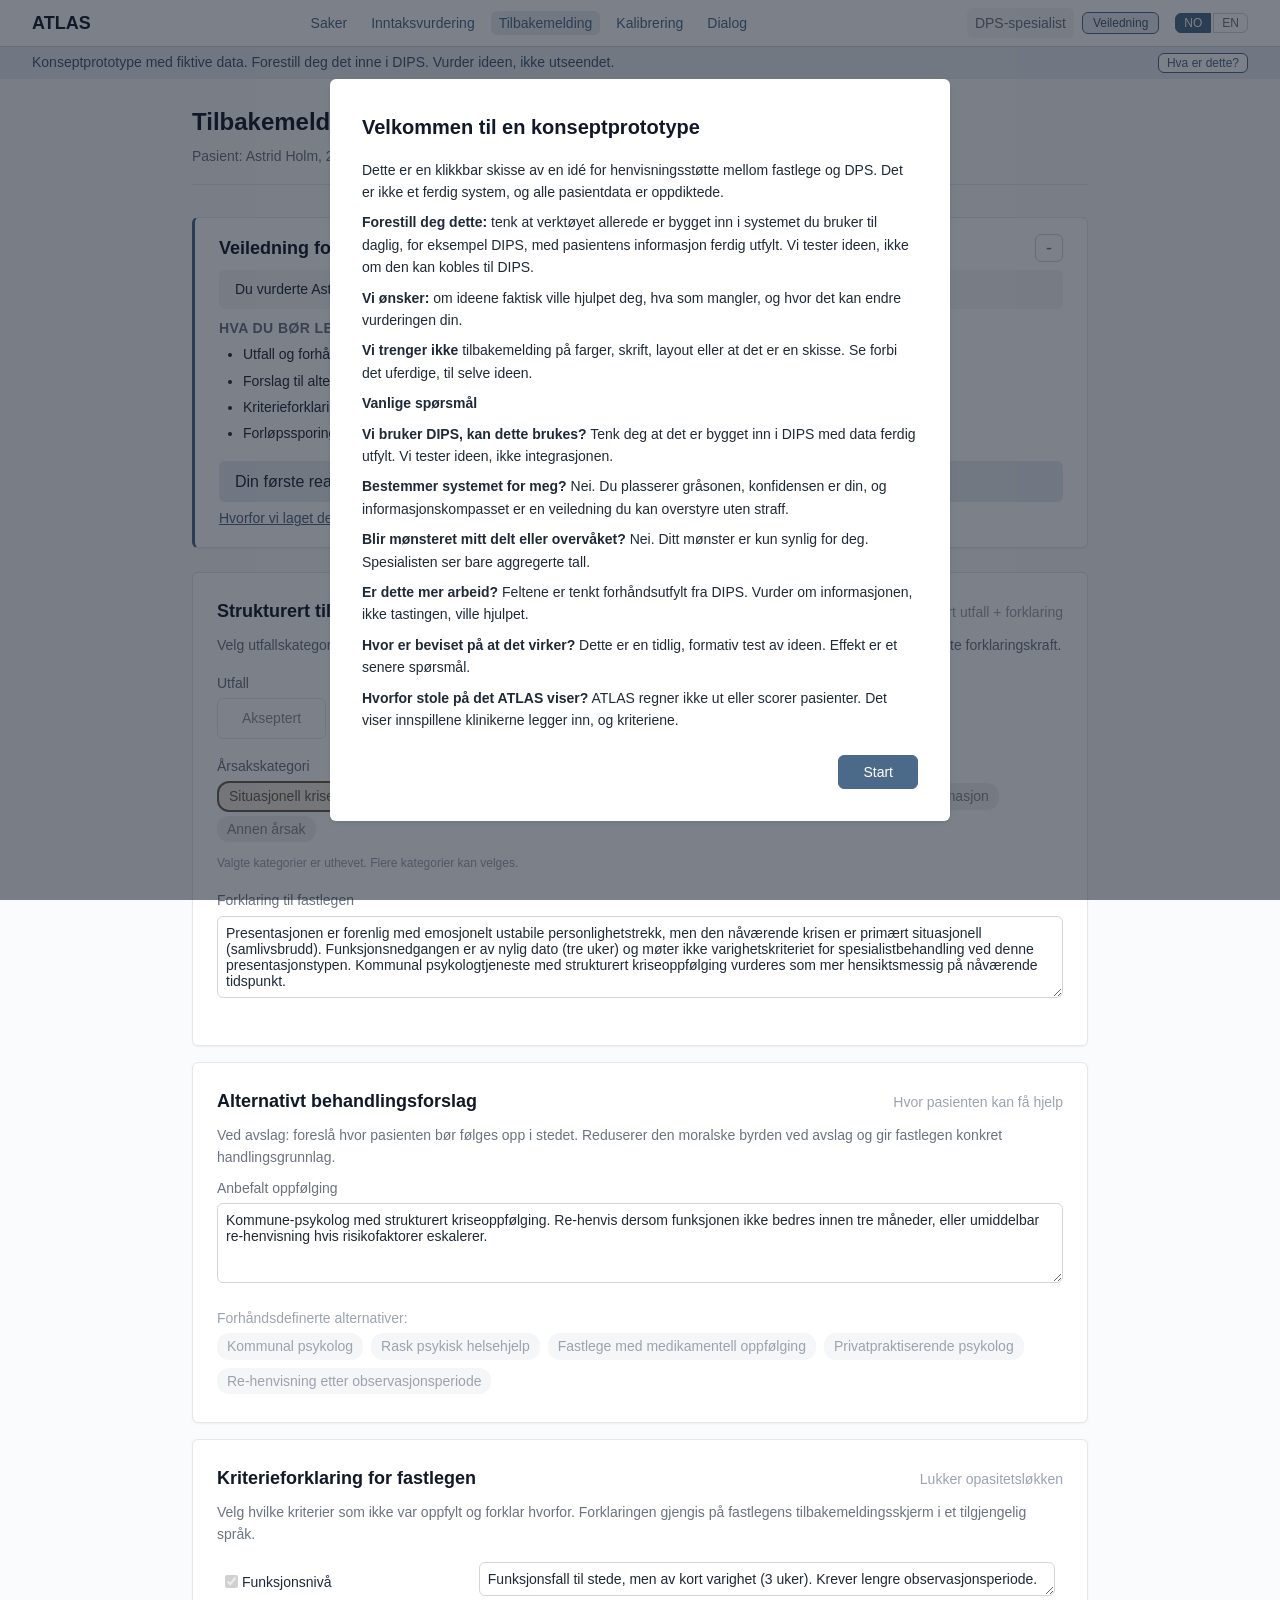
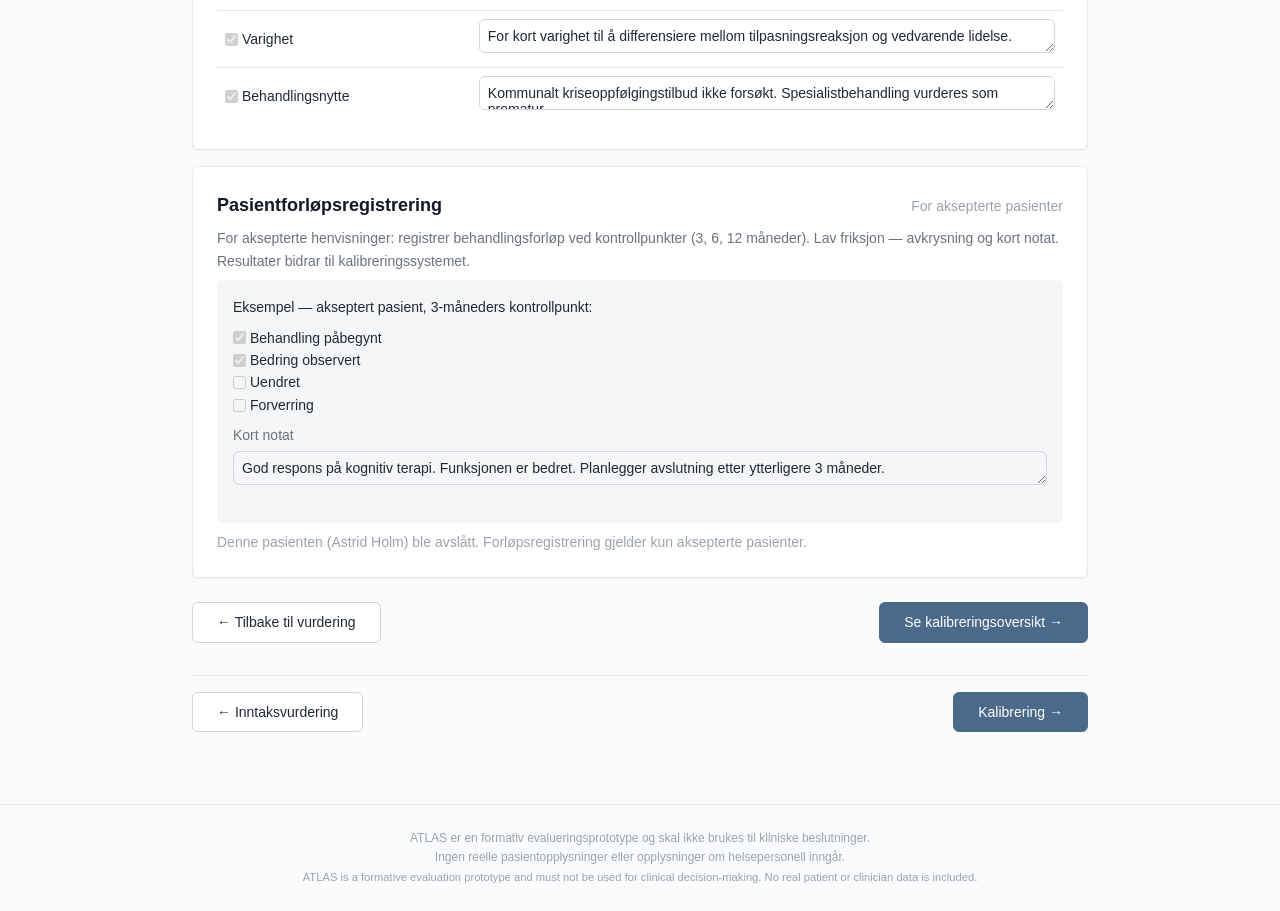
<file: specialist/2b.html>
<!DOCTYPE html>
<html lang="no">
<head>
  <meta charset="UTF-8">
  <meta name="viewport" content="width=device-width, initial-scale=1.0">
  <title>ATLAS — Tilbakemeldingskomposisjon (Spesialist)</title>
  <link rel="stylesheet" href="../css/style.css">
</head>
<body>

  <!-- Screen 2B: Specialist Feedback Composition | Decision Point 5 -->
  <nav class="nav-bar">
    <span class="nav-title">ATLAS</span>
    <ul class="nav-links">
      <li><a href="2a.html" data-en="Intake assessment">Inntaksvurdering</a></li>
      <li><a href="2b.html" class="active" data-en="Feedback">Tilbakemelding</a></li>
      <li><a href="../shared/3a.html" data-en="Calibration">Kalibrering</a></li>
      <li><a href="../shared/3b.html" data-en="Dialogue">Dialog</a></li>
    </ul>
    <span class="nav-role" data-en="DPS Specialist">DPS Spesialist</span><div class="lang-toggle"><button data-lang="no" class="active">NO</button><button data-lang="en">EN</button></div>
  </nav>

  <div class="page-container">

    <div class="screen-header">
      <h1 data-en="Feedback composition">Tilbakemeldingskomposisjon</h1>
      <p class="screen-context" data-en="Patient: Astrid Holm, 28 years — Referral assessed by the intake team">Pasient: Astrid Holm, 28 år — Henvisning vurdert av inntaksteamet</p>
    </div>

    <!-- Component 19: Structured feedback template | DP5, DP4 | CUCF D2 | Source: atlas-mockup-specification Screen 2B Row 1 -->
    <div class="card">
      <div class="card-header">
        <span class="card-title" data-en="Structured feedback">Strukturert tilbakemelding</span>
        <span class="card-label" data-en="Categorised outcome + explanation">Kategorisert utfall + forklaring</span>
      </div>
      <p style="font-size: var(--text-sm); color: var(--color-text-secondary); margin-bottom: var(--space-md);" data-en="Select outcome category and provide a structured justification. Predefined reason categories reduce time spent without losing explanatory power.">
        Velg utfallskategori og gi en strukturert begrunnelse. Forhåndsdefinerte årsakskategorier reduserer tidsbruk uten å miste forklaringskraft.
      </p>

      <div class="form-field">
        <label class="form-label" data-en="Outcome">Utfall</label>
        <div style="display: flex; gap: var(--space-sm); flex-wrap: wrap; margin-bottom: var(--space-sm);">
          <span class="btn" style="opacity: 0.5;" data-en="Accepted">Akseptert</span>
          <span class="btn" style="background: var(--color-rejected); color: white; border-color: var(--color-rejected);" data-en="Rejected">Avslått</span>
          <span class="btn" style="opacity: 0.5;" data-en="Needs more information">Trenger mer informasjon</span>
        </div>
      </div>

      <div class="form-field">
        <label class="form-label" data-en="Reason category">Årsakskategori</label>
        <div style="margin-bottom: var(--space-sm);">
          <span class="tag tag-threshold" style="border: 2px solid #6B5D4B;" data-en="Situational crisis">Situasjonell krise</span>
          <span class="tag tag-diagnostic" style="border: 2px solid #3D5770;" data-en="Functional decline of short duration">Funksjonsnedgang for kort varighet</span>
          <span class="tag tag-epistemological" data-en="Municipal services not tried">Kommunalt tilbud ikke utprøvd</span>
          <span class="tag" style="background: #F0F0F0; color: #888;" data-en="Insufficient information">Utilstrekkelig informasjon</span>
          <span class="tag" style="background: #F0F0F0; color: #888;" data-en="Other reason">Annen årsak</span>
        </div>
        <p style="font-size: 0.75rem; color: var(--color-text-muted);" data-en="Selected categories are highlighted. Multiple categories can be selected.">Valgte kategorier er uthevet. Flere kategorier kan velges.</p>
      </div>

      <div class="form-field">
        <label class="form-label" data-en="Explanation to the GP">Forklaring til fastlegen</label>
        <textarea class="form-textarea" rows="4" data-en-value="The presentation is compatible with emotionally unstable personality traits, but the current crisis is primarily situational (relationship breakup). The functional decline is recent (three weeks) and does not meet the duration criterion for specialist treatment for this type of presentation. Municipal psychology service with structured crisis follow-up is considered more appropriate at the current time.">Presentasjonen er forenlig med emosjonelt ustabile personlighetstrekk, men den nåværende krisen er primært situasjonell (samlivsbrudd). Funksjonsnedgangen er av nylig dato (tre uker) og møter ikke varighetskriteriet for spesialistbehandling ved denne presentasjonstypen. Kommunal psykologtjeneste med strukturert kriseoppfølging vurderes som mer hensiktsmessig på nåværende tidspunkt.</textarea>
      </div>
    </div>

    <!-- Component 20: Alternative pathway suggestion | DP5 | CUCF D2 | Source: atlas-mockup-specification Screen 2B Row 2 -->
    <div class="card">
      <div class="card-header">
        <span class="card-title" data-en="Alternative pathway suggestion">Alternativt behandlingsforslag</span>
        <span class="card-label" data-en="Where the patient can get help">Hvor pasienten kan få hjelp</span>
      </div>
      <p style="font-size: var(--text-sm); color: var(--color-text-secondary); margin-bottom: var(--space-sm);" data-en="On rejection: suggest where the patient should be followed up instead. Reduces the moral burden of rejection and gives the GP a concrete basis for action.">
        Ved avslag: foreslå hvor pasienten bør følges opp i stedet. Reduserer den moralske byrden ved avslag og gir fastlegen konkret handlingsgrunnlag.
      </p>

      <div class="form-field">
        <label class="form-label" data-en="Recommended follow-up">Anbefalt oppfølging</label>
        <textarea class="form-textarea" rows="3" data-en-value="Municipal psychologist with structured crisis follow-up. Re-refer if function does not improve within three months, or immediate re-referral if risk factors escalate.">Kommune-psykolog med strukturert kriseoppfølging. Re-henvis dersom funksjonen ikke bedres innen tre måneder, eller umiddelbar re-henvisning hvis risikofaktorer eskalerer.</textarea>
      </div>

      <div style="margin-top: var(--space-sm); font-size: var(--text-sm); color: var(--color-text-muted);">
        <p data-en="Predefined alternatives:">Forhåndsdefinerte alternativer:</p>
        <div style="margin-top: var(--space-xs); display: flex; gap: var(--space-xs); flex-wrap: wrap;">
          <span class="tag" style="background: var(--color-surface-alt);" data-en="Municipal psychologist">Kommunal psykolog</span>
          <span class="tag" style="background: var(--color-surface-alt);" data-en="Rapid mental health assistance">Rask psykisk helsehjelp</span>
          <span class="tag" style="background: var(--color-surface-alt);" data-en="GP with pharmacological follow-up">Fastlege med medikamentell oppfølging</span>
          <span class="tag" style="background: var(--color-surface-alt);" data-en="Private practising psychologist">Privatpraktiserende psykolog</span>
          <span class="tag" style="background: var(--color-surface-alt);" data-en="Re-referral after observation period">Re-henvisning etter observasjonsperiode</span>
        </div>
      </div>
    </div>

    <!-- Component 21: Criteria explanation for GP | DP2, DP9 | CUCF D1 | Source: atlas-mockup-specification Screen 2B Row 3 -->
    <div class="card">
      <div class="card-header">
        <span class="card-title" data-en="Criteria explanation for the GP">Kriterieforklaring for fastlegen</span>
        <span class="card-label" data-en="Closes the opacity loop">Lukker opasitetsløkken</span>
      </div>
      <p style="font-size: var(--text-sm); color: var(--color-text-secondary); margin-bottom: var(--space-sm);" data-en="Select which criteria were not met and explain why. The explanation is displayed on the GP's feedback screen in accessible language.">
        Velg hvilke kriterier som ikke var oppfylt og forklar hvorfor. Forklaringen gjengis på fastlegens tilbakemeldingsskjerm i et tilgjengelig språk.
      </p>

      <table style="width: 100%; font-size: var(--text-sm); border-collapse: collapse;">
        <tr style="border-bottom: 1px solid var(--color-border-light);">
          <td style="padding: var(--space-sm); width: 30%;">
            <label style="display: flex; align-items: center; gap: var(--space-xs); font-weight: 500;">
              <input type="checkbox" checked disabled> <span data-en="Functional level">Funksjonsnivå</span>
            </label>
          </td>
          <td style="padding: var(--space-sm);">
            <textarea class="form-textarea" rows="1" style="min-height: auto;" data-en-value="Functional decline present, but of short duration (3 weeks). Requires longer observation period.">Funksjonsfall til stede, men av kort varighet (3 uker). Krever lengre observasjonsperiode.</textarea>
          </td>
        </tr>
        <tr style="border-bottom: 1px solid var(--color-border-light);">
          <td style="padding: var(--space-sm);">
            <label style="display: flex; align-items: center; gap: var(--space-xs); font-weight: 500;">
              <input type="checkbox" checked disabled> <span data-en="Duration">Varighet</span>
            </label>
          </td>
          <td style="padding: var(--space-sm);">
            <textarea class="form-textarea" rows="1" style="min-height: auto;" data-en-value="Too short duration to differentiate between adjustment reaction and persistent disorder.">For kort varighet til å differensiere mellom tilpasningsreaksjon og vedvarende lidelse.</textarea>
          </td>
        </tr>
        <tr>
          <td style="padding: var(--space-sm);">
            <label style="display: flex; align-items: center; gap: var(--space-xs); font-weight: 500;">
              <input type="checkbox" checked disabled> <span data-en="Treatment benefit">Behandlingsnytte</span>
            </label>
          </td>
          <td style="padding: var(--space-sm);">
            <textarea class="form-textarea" rows="1" style="min-height: auto;" data-en-value="Municipal crisis follow-up services not attempted. Specialist treatment is considered premature.">Kommunalt kriseoppfølgingstilbud ikke forsøkt. Spesialistbehandling vurderes som prematur.</textarea>
          </td>
        </tr>
      </table>
    </div>

    <!-- Component 22: Patient trajectory input | DP5, DP1 | CUCF D2 | Source: atlas-mockup-specification Screen 2B Row 4 -->
    <div class="card">
      <div class="card-header">
        <span class="card-title" data-en="Patient trajectory tracking">Pasientforløpsregistrering</span>
        <span class="card-label" data-en="For accepted patients">For aksepterte pasienter</span>
      </div>
      <p style="font-size: var(--text-sm); color: var(--color-text-secondary); margin-bottom: var(--space-sm);" data-en="For accepted referrals: register treatment trajectory at checkpoints (3, 6, 12 months). Low friction — checkbox and short note. Results contribute to the calibration system.">
        For aksepterte henvisninger: registrer behandlingsforløp ved kontrollpunkter (3, 6, 12 måneder). Lav friksjon — avkrysning og kort notat. Resultater bidrar til kalibreringssystemet.
      </p>

      <!-- This is a rejection case (V4), so show an example of what accepted looks like -->
      <div style="padding: var(--space-md); background: var(--color-surface-alt); border-radius: var(--border-radius); font-size: var(--text-sm);">
        <p style="font-weight: 500; margin-bottom: var(--space-sm);" data-en="Example — accepted patient, 3-month checkpoint:">Eksempel — akseptert pasient, 3-måneders kontrollpunkt:</p>
        <div style="margin-bottom: var(--space-sm);">
          <label style="display: flex; align-items: center; gap: var(--space-xs);">
            <input type="checkbox" checked disabled> <span data-en="Treatment started">Behandling påbegynt</span>
          </label>
          <label style="display: flex; align-items: center; gap: var(--space-xs);">
            <input type="checkbox" checked disabled> <span data-en="Improvement observed">Bedring observert</span>
          </label>
          <label style="display: flex; align-items: center; gap: var(--space-xs);">
            <input type="checkbox" disabled> <span data-en="Unchanged">Uendret</span>
          </label>
          <label style="display: flex; align-items: center; gap: var(--space-xs);">
            <input type="checkbox" disabled> <span data-en="Deterioration">Forverring</span>
          </label>
        </div>
        <div class="form-field">
          <label class="form-label" data-en="Short note">Kort notat</label>
          <textarea class="form-textarea" rows="1" readonly style="min-height: auto;" data-en-value="Good response to cognitive therapy. Function has improved. Planning termination after an additional 3 months.">God respons på kognitiv terapi. Funksjonen er bedret. Planlegger avslutning etter ytterligere 3 måneder.</textarea>
        </div>
      </div>

      <p style="font-size: var(--text-sm); color: var(--color-text-muted); margin-top: var(--space-sm);" data-en="This patient (Astrid Holm) was rejected. Trajectory tracking applies only to accepted patients.">
        Denne pasienten (Astrid Holm) ble avslått. Forløpsregistrering gjelder kun aksepterte pasienter.
      </p>
    </div>

    <div style="margin-top: var(--space-lg); display: flex; justify-content: space-between;">
      <a href="2a.html" class="btn" data-en="&larr; Back to assessment">&larr; Tilbake til vurdering</a>
      <a href="../shared/3a.html" class="btn btn-primary" data-en="See calibration overview &rarr;">Se kalibreringsoversikt &rarr;</a>
    </div>

  </div>

  <footer class="prototype-disclaimer">
    ATLAS er en formativ evalueringsprototype og skal ikke brukes til kliniske beslutninger.<br>
    Ingen reelle pasientopplysninger eller opplysninger om helsepersonell inngår.<br>
    <span style="font-size: 0.7rem;">ATLAS is a formative evaluation prototype and must not be used for clinical decision-making. No real patient or clinician data is included.</span>
  </footer>

  <script src="../js/nav.js"></script>
</body>
</html>
</file>
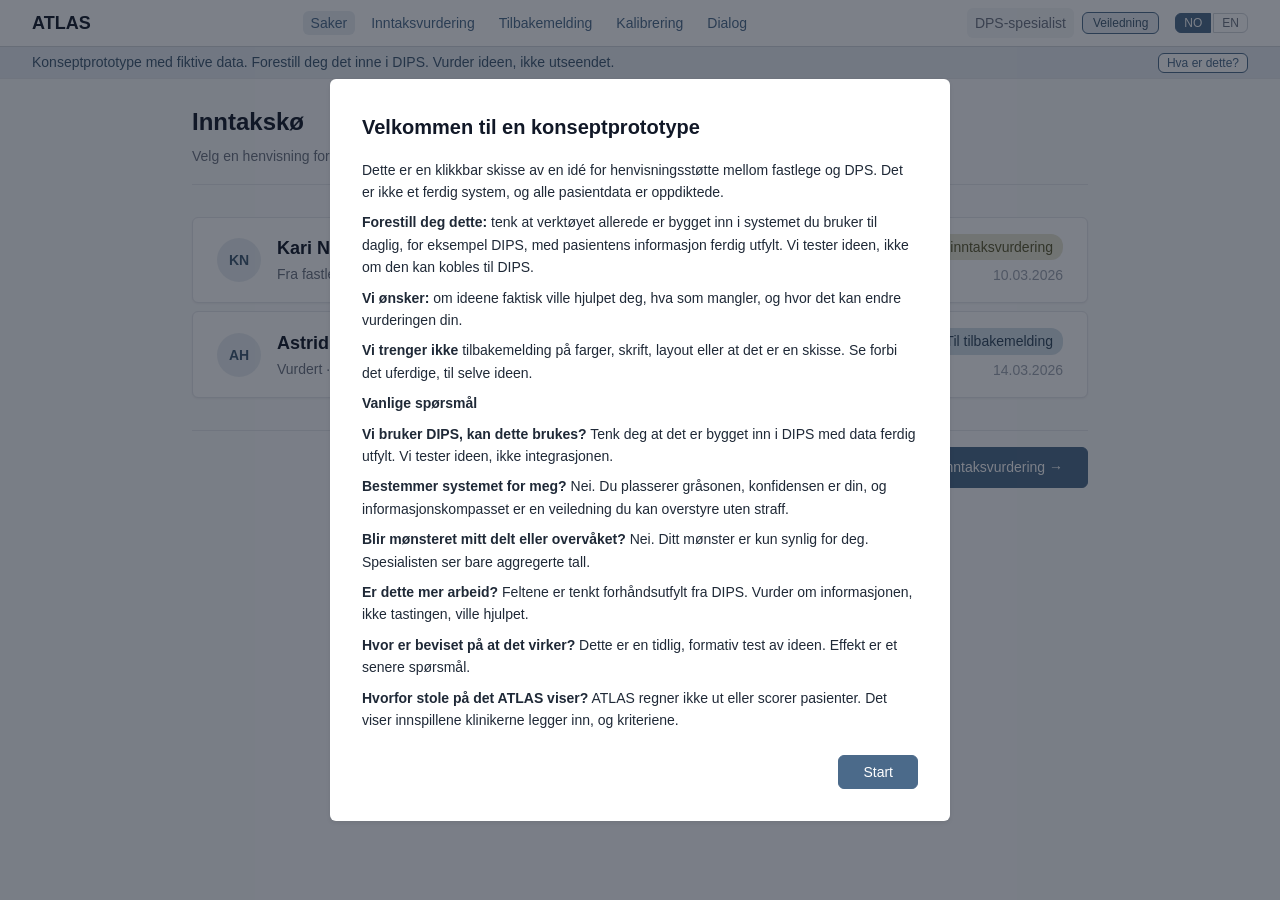
<file: specialist/cases.html>
<!DOCTYPE html>
<html lang="no">
<head>
  <meta charset="UTF-8">
  <meta name="viewport" content="width=device-width, initial-scale=1.0">
  <title>ATLAS — Inntakskø</title>
  <link rel="stylesheet" href="../css/style.css">
</head>
<body>
  <nav class="nav-bar"></nav>
  <div class="page-container">
    <div class="screen-header">
      <h1 data-en="Intake queue">Inntakskø</h1>
      <p class="screen-context" data-en="Choose a referral to begin.">Velg en henvisning for å begynne.</p>
    </div>
    <div class="case-list">
      <a class="case-card" href="2a.html">
        <div class="case-avatar">KN</div>
        <div class="case-main">
          <div class="case-name">Kari Nordli, 34</div>
          <div class="case-meta" data-en="From GP, Kristiansand · depressive symptoms">Fra fastlege, Kristiansand · depressive symptomer</div>
        </div>
        <div class="case-side">
          <span class="status-badge status-pending" data-en="To assess">Til inntaksvurdering</span>
          <span class="case-date">10.03.2026</span>
        </div>
      </a>
      <a class="case-card" href="2b.html">
        <div class="case-avatar">AH</div>
        <div class="case-main">
          <div class="case-name">Astrid Holm, 28</div>
          <div class="case-meta" data-en="Assessed · write feedback to GP">Vurdert · skriv tilbakemelding til fastlege</div>
        </div>
        <div class="case-side">
          <span class="status-badge status-needs-info" data-en="To feedback">Til tilbakemelding</span>
          <span class="case-date">14.03.2026</span>
        </div>
      </a>
    </div>
  </div>
  <script src="../js/nav.js"></script>
</body>
</html>
</file>
<file: css/style.css>
/* ATLAS Formative Evaluation Prototype — Shared Stylesheet
   Design tokens: Norwegian clinical aesthetic. Quiet, collegial, factual.
   No dashboard-fancy. No startup polish. Boringly usable. */

/* ── Design Tokens ── */
:root {
  /* Colours: muted, professional, no traffic-light semantics */
  --color-bg: #FAFBFC;
  --color-surface: #FFFFFF;
  --color-surface-alt: #F4F6F8;
  --color-border: #D1D5DB;
  --color-border-light: #E5E7EB;
  --color-text: #1F2937;
  --color-text-secondary: #6B7280;
  --color-text-muted: #9CA3AF;
  --color-heading: #111827;

  /* Uncertainty tonal gradients — neutral, NOT traffic-light */
  --color-uncertainty-low: #D1E7DD;
  --color-uncertainty-moderate: #E8DCC8;
  --color-uncertainty-high: #D4C5C7;

  /* Accent — subtle blue-grey, not attention-grabbing */
  --color-accent: #4B6A8A;
  --color-accent-light: #E8EDF2;
  --color-accent-hover: #3D5770;

  /* Feedback states — muted, informational */
  --color-accepted: #6B8E6B;
  --color-rejected: #9B7171;
  --color-pending: #8B8B6B;

  /* Spacing */
  --space-xs: 0.25rem;
  --space-sm: 0.5rem;
  --space-md: 1rem;
  --space-lg: 1.5rem;
  --space-xl: 2rem;
  --space-2xl: 3rem;

  /* Typography */
  --font-body: -apple-system, BlinkMacSystemFont, "Segoe UI", Roboto, "Helvetica Neue", Arial, sans-serif;
  --font-mono: "SF Mono", "Fira Code", "Fira Mono", monospace;
  --text-sm: 0.875rem;
  --text-base: 1rem;
  --text-lg: 1.125rem;
  --text-xl: 1.25rem;
  --text-2xl: 1.5rem;
  --line-height: 1.6;

  /* Layout */
  --max-width: 960px;
  --border-radius: 6px;
  --shadow-sm: 0 1px 2px rgba(0, 0, 0, 0.05);
  --shadow-md: 0 2px 4px rgba(0, 0, 0, 0.08);
}

/* ── Reset & Base ── */
*, *::before, *::after {
  box-sizing: border-box;
  margin: 0;
  padding: 0;
}

body {
  font-family: var(--font-body);
  font-size: var(--text-base);
  line-height: var(--line-height);
  color: var(--color-text);
  background: var(--color-bg);
  min-height: 100vh;
}

/* ── Layout ── */
.page-container {
  max-width: var(--max-width);
  margin: 0 auto;
  padding: var(--space-lg) var(--space-xl);
}

/* ── Navigation ── */
.nav-bar {
  background: var(--color-surface);
  border-bottom: 1px solid var(--color-border);
  padding: var(--space-sm) var(--space-xl);
  display: flex;
  align-items: center;
  justify-content: space-between;
  position: sticky;
  top: 0;
  z-index: 100;
}

.nav-bar .nav-title {
  font-size: var(--text-lg);
  font-weight: 600;
  color: var(--color-heading);
}

.nav-bar .nav-role {
  font-size: var(--text-sm);
  color: var(--color-text-secondary);
  background: var(--color-surface-alt);
  padding: var(--space-xs) var(--space-sm);
  border-radius: var(--border-radius);
}

.lang-toggle {
  display: flex;
  gap: 2px;
  margin-left: var(--space-sm);
}

.lang-toggle button {
  font-size: 0.75rem;
  padding: 2px 8px;
  border: 1px solid var(--color-border);
  background: var(--color-surface);
  color: var(--color-text-secondary);
  cursor: pointer;
  transition: background 0.15s, color 0.15s;
}

.lang-toggle button:first-child {
  border-radius: var(--border-radius) 0 0 var(--border-radius);
}

.lang-toggle button:last-child {
  border-radius: 0 var(--border-radius) var(--border-radius) 0;
}

.lang-toggle button.active {
  background: var(--color-accent);
  color: #fff;
  border-color: var(--color-accent);
}

.nav-links {
  display: flex;
  gap: var(--space-sm);
  list-style: none;
}

.nav-links a {
  font-size: var(--text-sm);
  color: var(--color-accent);
  text-decoration: none;
  padding: var(--space-xs) var(--space-sm);
  border-radius: var(--border-radius);
  transition: background 0.15s;
}

.nav-links a:hover,
.nav-links a.active {
  background: var(--color-accent-light);
}

/* ── Welcome Page ── */
.welcome-container {
  display: flex;
  flex-direction: column;
  align-items: center;
  justify-content: center;
  min-height: 80vh;
  text-align: center;
  padding: var(--space-2xl);
}

.welcome-title {
  font-size: var(--text-2xl);
  font-weight: 600;
  color: var(--color-heading);
  margin-bottom: var(--space-sm);
}

.welcome-subtitle {
  font-size: var(--text-base);
  color: var(--color-text-secondary);
  margin-bottom: var(--space-2xl);
  max-width: 600px;
}

.role-cards {
  display: flex;
  gap: var(--space-xl);
  flex-wrap: wrap;
  justify-content: center;
}

.role-card {
  background: var(--color-surface);
  border: 1px solid var(--color-border);
  border-radius: var(--border-radius);
  padding: var(--space-xl) var(--space-2xl);
  text-decoration: none;
  color: var(--color-text);
  transition: border-color 0.15s, box-shadow 0.15s;
  max-width: 320px;
}

.role-card:hover {
  border-color: var(--color-accent);
  box-shadow: var(--shadow-md);
}

.role-card h2 {
  font-size: var(--text-xl);
  font-weight: 600;
  color: var(--color-heading);
  margin-bottom: var(--space-sm);
}

.role-card p {
  font-size: var(--text-sm);
  color: var(--color-text-secondary);
}

/* ── Screen Header ── */
.screen-header {
  margin-bottom: var(--space-xl);
  padding-bottom: var(--space-md);
  border-bottom: 1px solid var(--color-border-light);
}

.screen-header h1 {
  font-size: var(--text-2xl);
  font-weight: 600;
  color: var(--color-heading);
  margin-bottom: var(--space-xs);
}

.screen-header .screen-context {
  font-size: var(--text-sm);
  color: var(--color-text-secondary);
}

/* ── Card Component ── */
.card {
  background: var(--color-surface);
  border: 1px solid var(--color-border-light);
  border-radius: var(--border-radius);
  padding: var(--space-lg);
  margin-bottom: var(--space-md);
  box-shadow: var(--shadow-sm);
}

.card-header {
  display: flex;
  justify-content: space-between;
  align-items: baseline;
  margin-bottom: var(--space-sm);
}

.card-title {
  font-size: var(--text-lg);
  font-weight: 600;
  color: var(--color-heading);
}

.card-label {
  font-size: var(--text-sm);
  color: var(--color-text-muted);
}

/* ── Expand/Collapse (System 1 → System 2) ── */
.expandable-header {
  cursor: pointer;
  display: flex;
  justify-content: space-between;
  align-items: center;
  padding: var(--space-sm) 0;
  user-select: none;
}

.expandable-header .toggle-icon {
  font-size: var(--text-sm);
  color: var(--color-text-muted);
  transition: transform 0.2s;
}

.expandable-header .toggle-icon.open {
  transform: rotate(90deg);
}

.expandable-content {
  display: none;
  padding-top: var(--space-sm);
  border-top: 1px solid var(--color-border-light);
  margin-top: var(--space-sm);
}

.expandable-content.visible {
  display: block;
}

/* ── Uncertainty Band (Grey-zone indicator) ── */
.uncertainty-band {
  height: 12px;
  border-radius: 6px;
  margin: var(--space-sm) 0;
  position: relative;
  overflow: hidden;
}

.uncertainty-band .band-fill {
  height: 100%;
  border-radius: 6px;
  transition: width 0.3s;
}

.uncertainty-band.low .band-fill { background: var(--color-uncertainty-low); }
.uncertainty-band.moderate .band-fill { background: var(--color-uncertainty-moderate); }
.uncertainty-band.high .band-fill { background: var(--color-uncertainty-high); }

.uncertainty-labels {
  display: flex;
  justify-content: space-between;
  font-size: var(--text-sm);
  color: var(--color-text-muted);
  margin-top: var(--space-xs);
}

/* ── Confidence Slider ── */
.confidence-slider-container {
  margin: var(--space-md) 0;
}

.confidence-slider {
  width: 100%;
  height: 8px;
  -webkit-appearance: none;
  background: var(--color-border-light);
  border-radius: 4px;
  outline: none;
}

.confidence-slider::-webkit-slider-thumb {
  -webkit-appearance: none;
  width: 20px;
  height: 20px;
  border-radius: 50%;
  background: var(--color-accent);
  cursor: pointer;
}

.confidence-value {
  text-align: center;
  font-size: var(--text-lg);
  font-weight: 600;
  color: var(--color-accent);
  margin-top: var(--space-xs);
}

/* ── Tags / Flags ── */
.tag {
  display: inline-block;
  font-size: var(--text-sm);
  padding: 2px 10px;
  border-radius: 12px;
  margin-right: var(--space-xs);
  margin-bottom: var(--space-xs);
}

.tag-diagnostic { background: #E8EDF2; color: #3D5770; }
.tag-threshold { background: #EDE8E0; color: #6B5D4B; }
.tag-epistemological { background: #E8E0ED; color: #5D4B6B; }
.tag-rejection { background: #F0E8E8; color: #6B4B4B; }

/* ── Status Indicators ── */
.status-badge {
  display: inline-block;
  font-size: var(--text-sm);
  font-weight: 500;
  padding: 2px 10px;
  border-radius: 12px;
}

.status-accepted { background: #D1E7DD; color: #2D5A2D; }
.status-rejected { background: #E7D1D1; color: #5A2D2D; }
.status-pending { background: #E7E5D1; color: #5A572D; }
.status-needs-info { background: #D1DEE7; color: #2D445A; }

/* ── Info Completeness Guide ── */
.completeness-grid {
  display: grid;
  grid-template-columns: 1fr 1fr;
  gap: var(--space-sm);
}

.completeness-item {
  display: flex;
  align-items: center;
  gap: var(--space-sm);
  padding: var(--space-sm);
  border-radius: var(--border-radius);
  font-size: var(--text-sm);
}

.completeness-item.addressed { background: var(--color-surface-alt); }
.completeness-item.unaddressed { background: #FFF8F0; }

.completeness-icon {
  width: 18px;
  height: 18px;
  border-radius: 50%;
  display: flex;
  align-items: center;
  justify-content: center;
  font-size: 11px;
  flex-shrink: 0;
}

.completeness-icon.addressed { background: var(--color-uncertainty-low); color: #2D5A2D; }
.completeness-icon.unaddressed { background: var(--color-uncertainty-moderate); color: #6B5D4B; }

/* ── Form Elements (display only, not functional) ── */
.form-field {
  margin-bottom: var(--space-md);
}

.form-label {
  display: block;
  font-size: var(--text-sm);
  font-weight: 500;
  color: var(--color-text-secondary);
  margin-bottom: var(--space-xs);
}

.form-textarea {
  width: 100%;
  min-height: 80px;
  padding: var(--space-sm);
  border: 1px solid var(--color-border);
  border-radius: var(--border-radius);
  font-family: var(--font-body);
  font-size: var(--text-sm);
  color: var(--color-text);
  background: var(--color-surface);
  resize: vertical;
}

.form-textarea[readonly] {
  background: var(--color-surface-alt);
}

/* ── Trend Display ── */
.trend-summary {
  display: flex;
  gap: var(--space-xl);
  padding: var(--space-md) 0;
}

.trend-stat {
  text-align: center;
}

.trend-stat .stat-value {
  font-size: var(--text-xl);
  font-weight: 600;
  color: var(--color-heading);
}

.trend-stat .stat-label {
  font-size: var(--text-sm);
  color: var(--color-text-muted);
}

/* ── Dialogue Thread ── */
.thread {
  border-left: 3px solid var(--color-border-light);
  padding-left: var(--space-md);
  margin: var(--space-md) 0;
}

.thread-message {
  margin-bottom: var(--space-md);
  padding-bottom: var(--space-md);
  border-bottom: 1px solid var(--color-border-light);
}

.thread-message:last-child {
  border-bottom: none;
  margin-bottom: 0;
  padding-bottom: 0;
}

.thread-author {
  font-size: var(--text-sm);
  font-weight: 600;
  color: var(--color-accent);
  margin-bottom: var(--space-xs);
}

.thread-time {
  font-size: var(--text-sm);
  color: var(--color-text-muted);
  margin-left: var(--space-sm);
  font-weight: 400;
}

/* ── Buttons ── */
.btn {
  display: inline-block;
  padding: var(--space-sm) var(--space-lg);
  font-size: var(--text-sm);
  font-weight: 500;
  border: 1px solid var(--color-border);
  border-radius: var(--border-radius);
  background: var(--color-surface);
  color: var(--color-text);
  cursor: pointer;
  text-decoration: none;
  transition: background 0.15s, border-color 0.15s;
}

.btn:hover {
  background: var(--color-surface-alt);
  border-color: var(--color-accent);
}

.btn-primary {
  background: var(--color-accent);
  color: white;
  border-color: var(--color-accent);
}

.btn-primary:hover {
  background: var(--color-accent-hover);
}

/* ── Override Section ── */
.override-section {
  background: var(--color-surface-alt);
  border: 1px dashed var(--color-border);
  border-radius: var(--border-radius);
  padding: var(--space-md);
  margin-top: var(--space-md);
}

.override-section .override-title {
  font-size: var(--text-sm);
  font-weight: 500;
  color: var(--color-text-secondary);
  margin-bottom: var(--space-sm);
}

/* ── Empty State (Bootstrap awareness) ── */
.empty-state {
  text-align: center;
  padding: var(--space-xl);
  color: var(--color-text-muted);
  font-size: var(--text-sm);
  border: 1px dashed var(--color-border-light);
  border-radius: var(--border-radius);
}

/* ── Footer Disclaimer ── */
.prototype-disclaimer {
  text-align: center;
  font-size: 0.75rem;
  color: var(--color-text-muted);
  padding: var(--space-lg) var(--space-md);
  margin-top: var(--space-2xl);
  border-top: 1px solid var(--color-border-light);
}

/* ── Responsive ── */
@media (max-width: 768px) {
  .page-container { padding: var(--space-md); }
  .role-cards { flex-direction: column; align-items: center; }
  .completeness-grid { grid-template-columns: 1fr; }
  .trend-summary { flex-direction: column; gap: var(--space-md); }
  .nav-links { display: none; }
}

/* ── Evaluator guidance chrome (added) ── */
a.nav-title { text-decoration: none; color: var(--color-heading); }
a.nav-title:hover { color: var(--color-accent); }
.nav-right { display: flex; align-items: center; gap: var(--space-sm); }
.nav-guide-btn { font-size: 0.75rem; padding: 3px 10px; border: 1px solid var(--color-accent); background: var(--color-accent-light); color: var(--color-accent-hover); border-radius: var(--border-radius); cursor: pointer; }
.nav-guide-btn:hover { background: var(--color-accent); color: #fff; }
.atlas-rail { background: var(--color-accent-light); border-bottom: 1px solid var(--color-border-light); color: var(--color-accent-hover); font-size: var(--text-sm); padding: var(--space-xs) var(--space-xl); display: flex; align-items: center; justify-content: space-between; gap: var(--space-md); }
.atlas-rail-help { flex-shrink: 0; font-size: 0.75rem; padding: 2px 8px; white-space: nowrap; border: 1px solid var(--color-accent); background: var(--color-surface); color: var(--color-accent); border-radius: var(--border-radius); cursor: pointer; }
.atlas-rail-help:hover { background: var(--color-surface-alt); }
.atlas-guide { background: var(--color-surface); border: 1px solid var(--color-border-light); border-left: 3px solid var(--color-accent); border-radius: var(--border-radius); padding: var(--space-md) var(--space-lg); margin-bottom: var(--space-lg); box-shadow: var(--shadow-sm); }
.atlas-guide-head { display: flex; justify-content: space-between; align-items: center; }
.atlas-guide-head h3 { font-size: var(--text-lg); font-weight: 600; color: var(--color-heading); }
.atlas-guide-collapse { border: 1px solid var(--color-border); background: var(--color-surface); color: var(--color-text-secondary); width: 28px; height: 28px; border-radius: var(--border-radius); cursor: pointer; line-height: 1; font-size: var(--text-lg); }
.atlas-guide-scenario { background: var(--color-surface-alt); border-radius: var(--border-radius); padding: var(--space-sm) var(--space-md); margin: var(--space-sm) 0; font-size: var(--text-sm); }
.atlas-guide-label { font-size: var(--text-sm); font-weight: 600; color: var(--color-text-secondary); margin-top: var(--space-sm); text-transform: uppercase; letter-spacing: 0.03em; }
.atlas-guide ul { margin: var(--space-xs) 0 0 var(--space-lg); }
.atlas-guide li { font-size: var(--text-sm); margin-bottom: var(--space-xs); }
.atlas-guide-reflect { margin-top: var(--space-md); font-weight: 500; color: var(--color-text); background: var(--color-accent-light); padding: var(--space-sm) var(--space-md); border-radius: var(--border-radius); }
.atlas-why-toggle { margin-top: var(--space-sm); background: none; border: none; color: var(--color-accent); font-size: var(--text-sm); cursor: pointer; text-decoration: underline; padding: 0; }
.atlas-why-body { margin-top: var(--space-sm); font-size: var(--text-sm); color: var(--color-text-secondary); border-left: 2px solid var(--color-border-light); padding-left: var(--space-md); }
.atlas-prevnext { display: flex; justify-content: space-between; gap: var(--space-md); margin-top: var(--space-xl); padding-top: var(--space-md); border-top: 1px solid var(--color-border-light); }
.atlas-modal-overlay { position: fixed; inset: 0; background: rgba(17, 24, 39, 0.55); display: flex; align-items: center; justify-content: center; padding: var(--space-md); z-index: 1000; }
.atlas-modal { background: var(--color-surface); border-radius: var(--border-radius); padding: var(--space-xl); max-width: 620px; width: 100%; max-height: 85vh; overflow-y: auto; box-shadow: var(--shadow-md); }
.atlas-modal h2 { font-size: var(--text-xl); color: var(--color-heading); margin-bottom: var(--space-md); }
.atlas-modal p { font-size: var(--text-sm); margin-bottom: var(--space-sm); color: var(--color-text); }
.atlas-modal-actions { margin-top: var(--space-lg); text-align: right; }
.welcome-framing { max-width: 600px; margin: 0 auto var(--space-xl); text-align: left; background: var(--color-surface); border: 1px solid var(--color-border-light); border-left: 3px solid var(--color-accent); border-radius: var(--border-radius); padding: var(--space-md) var(--space-lg); font-size: var(--text-sm); color: var(--color-text-secondary); }
.is-hidden { display: none !important; }

/* ── Patient worklist (case list) ── */
.case-list { display: flex; flex-direction: column; gap: var(--space-sm); }
.case-card { display: flex; align-items: center; gap: var(--space-md); padding: var(--space-md) var(--space-lg); background: var(--color-surface); border: 1px solid var(--color-border-light); border-radius: var(--border-radius); text-decoration: none; color: var(--color-text); box-shadow: var(--shadow-sm); transition: border-color 0.15s, box-shadow 0.15s; }
.case-card:hover { border-color: var(--color-accent); box-shadow: var(--shadow-md); }
.case-avatar { width: 44px; height: 44px; border-radius: 50%; background: var(--color-accent-light); color: var(--color-accent-hover); display: flex; align-items: center; justify-content: center; font-weight: 600; font-size: var(--text-sm); flex-shrink: 0; }
.case-main { flex: 1; min-width: 0; }
.case-name { font-size: var(--text-lg); font-weight: 600; color: var(--color-heading); }
.case-meta { font-size: var(--text-sm); color: var(--color-text-secondary); }
.case-side { display: flex; flex-direction: column; align-items: flex-end; gap: var(--space-xs); flex-shrink: 0; text-align: right; }
.case-date { font-size: var(--text-sm); color: var(--color-text-muted); }
</file>
